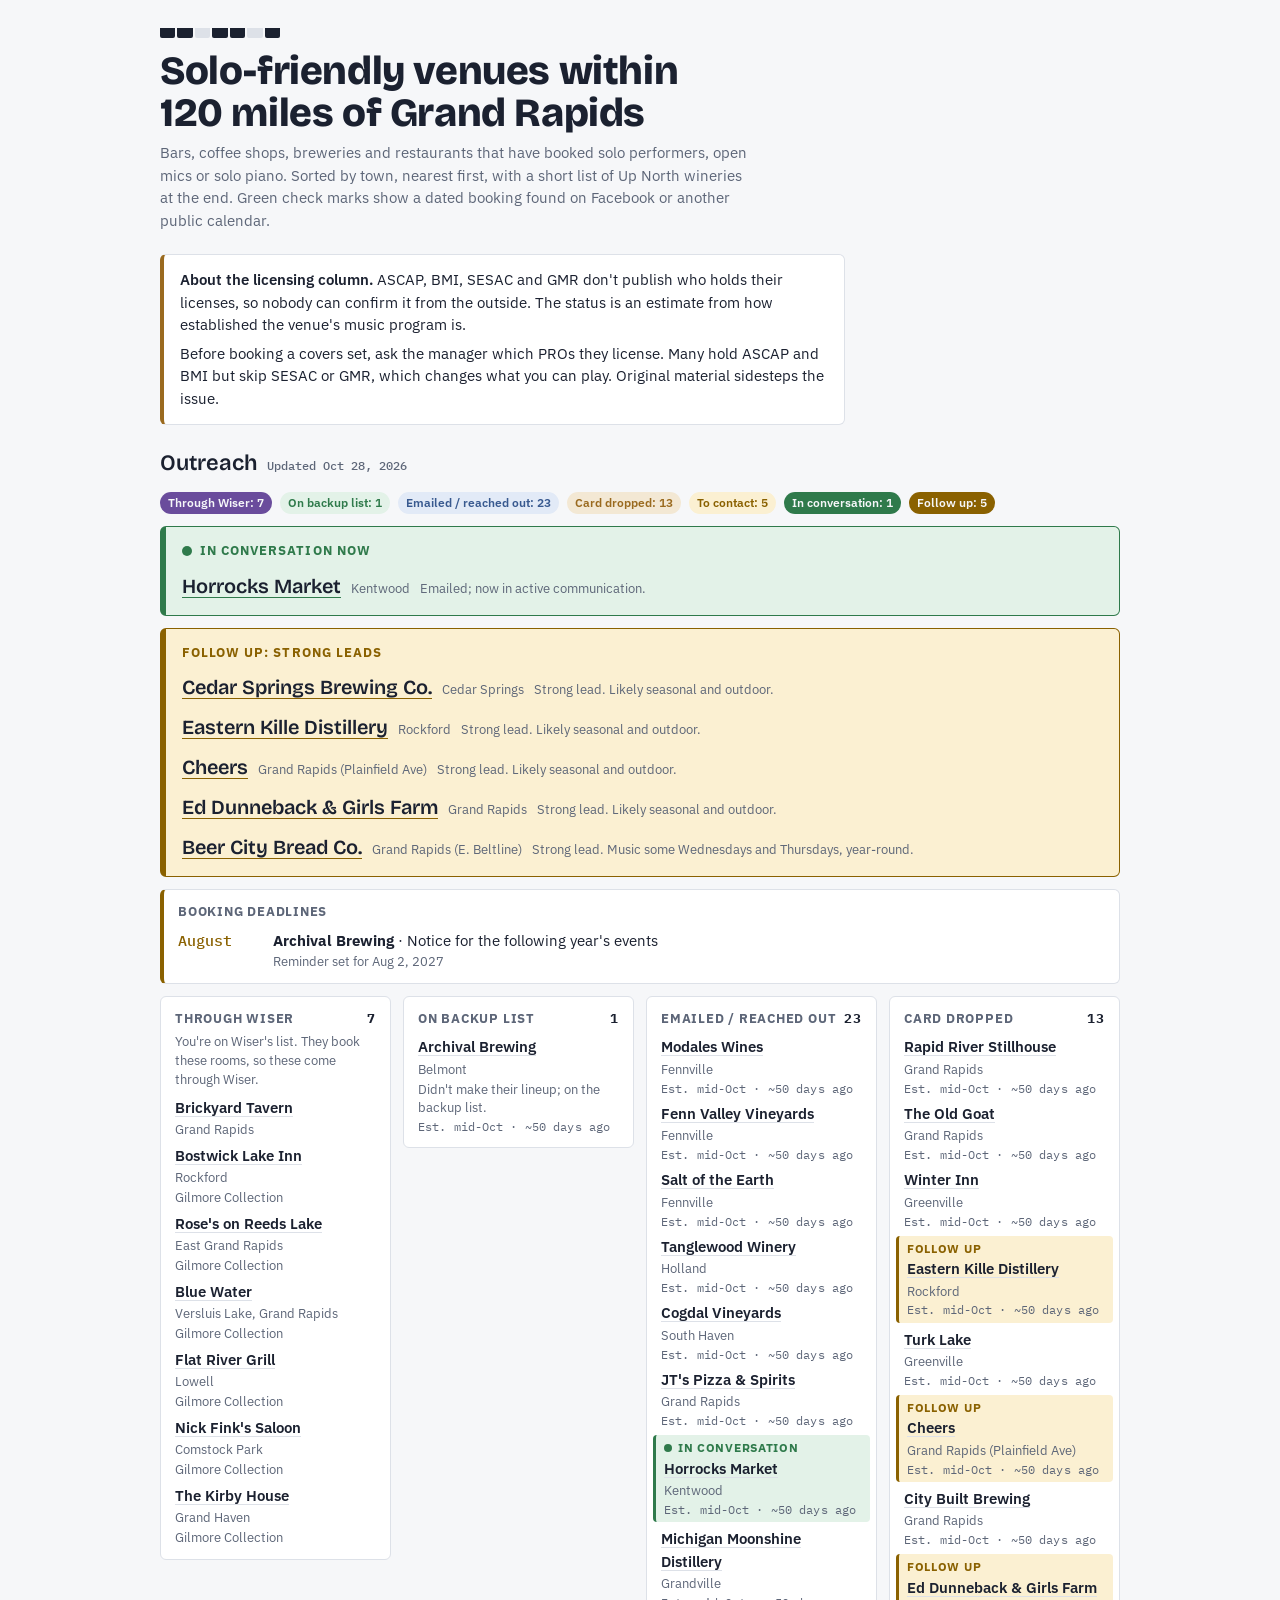
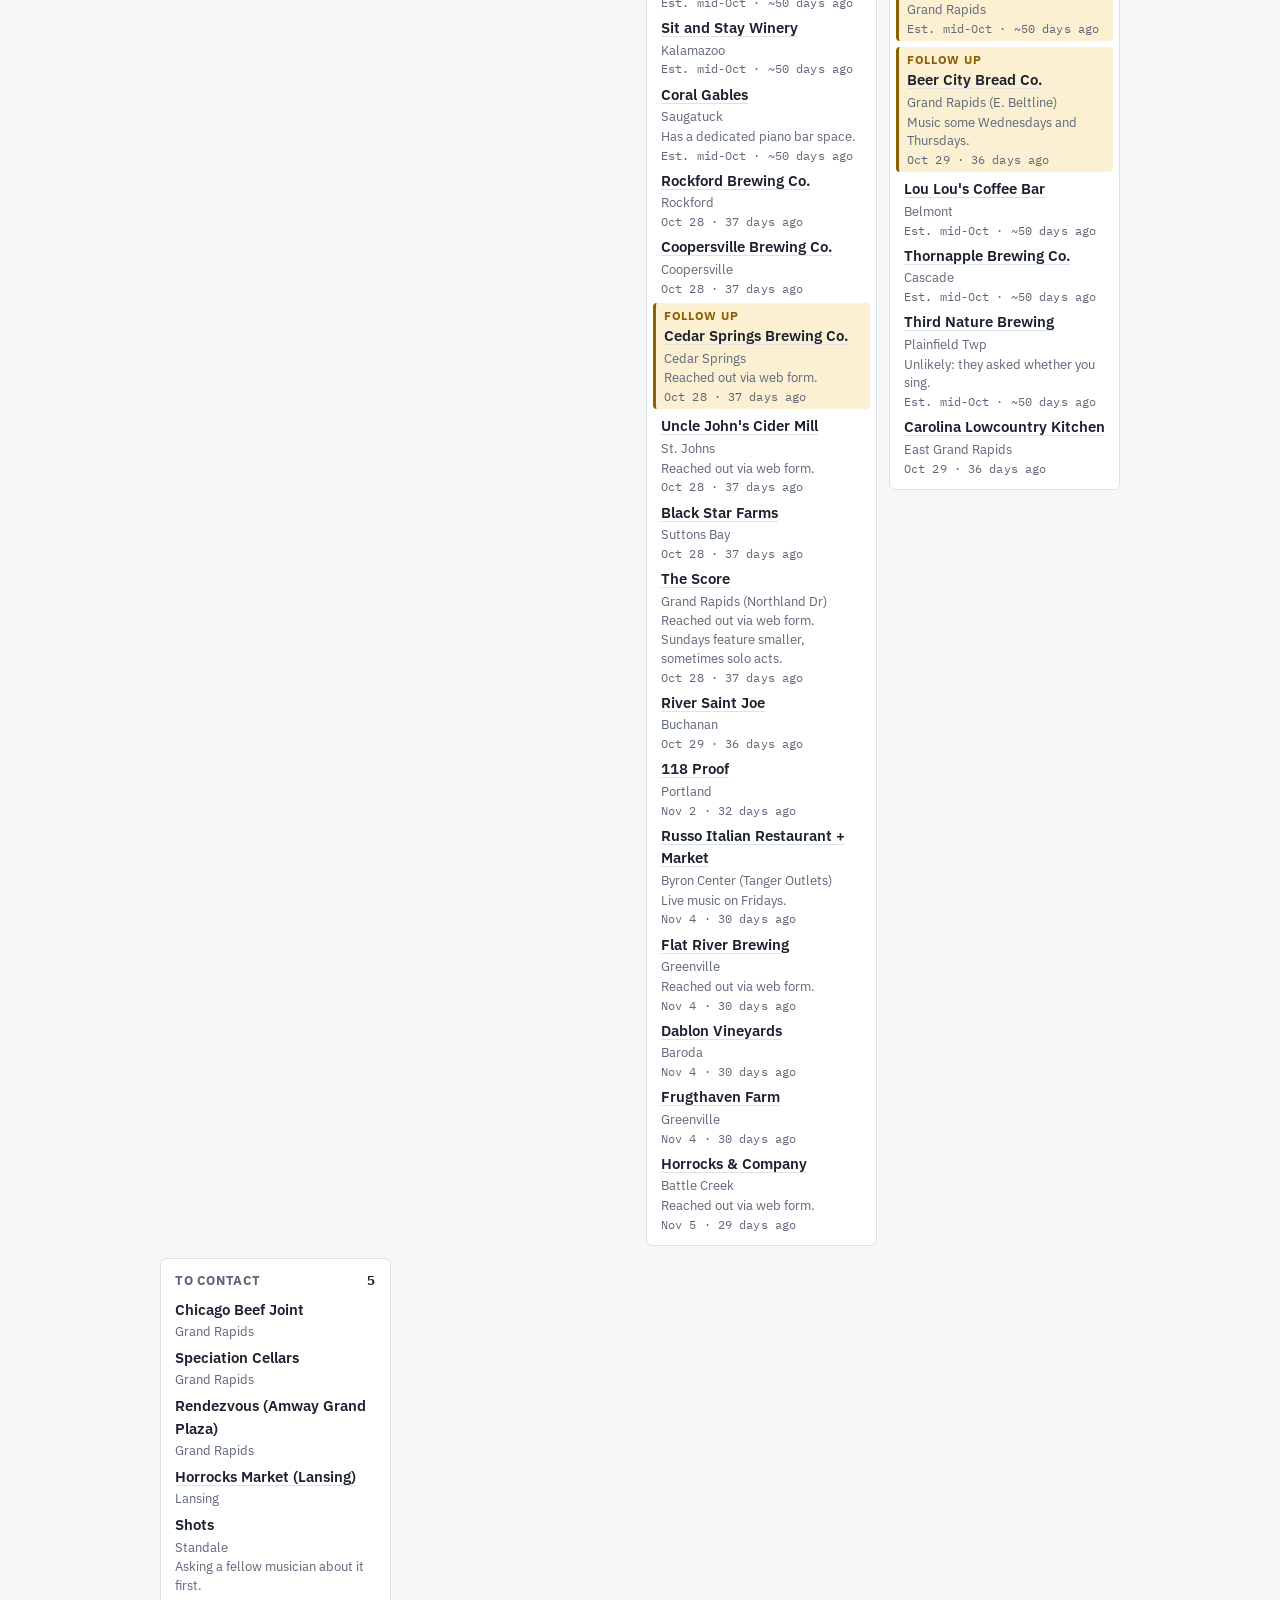
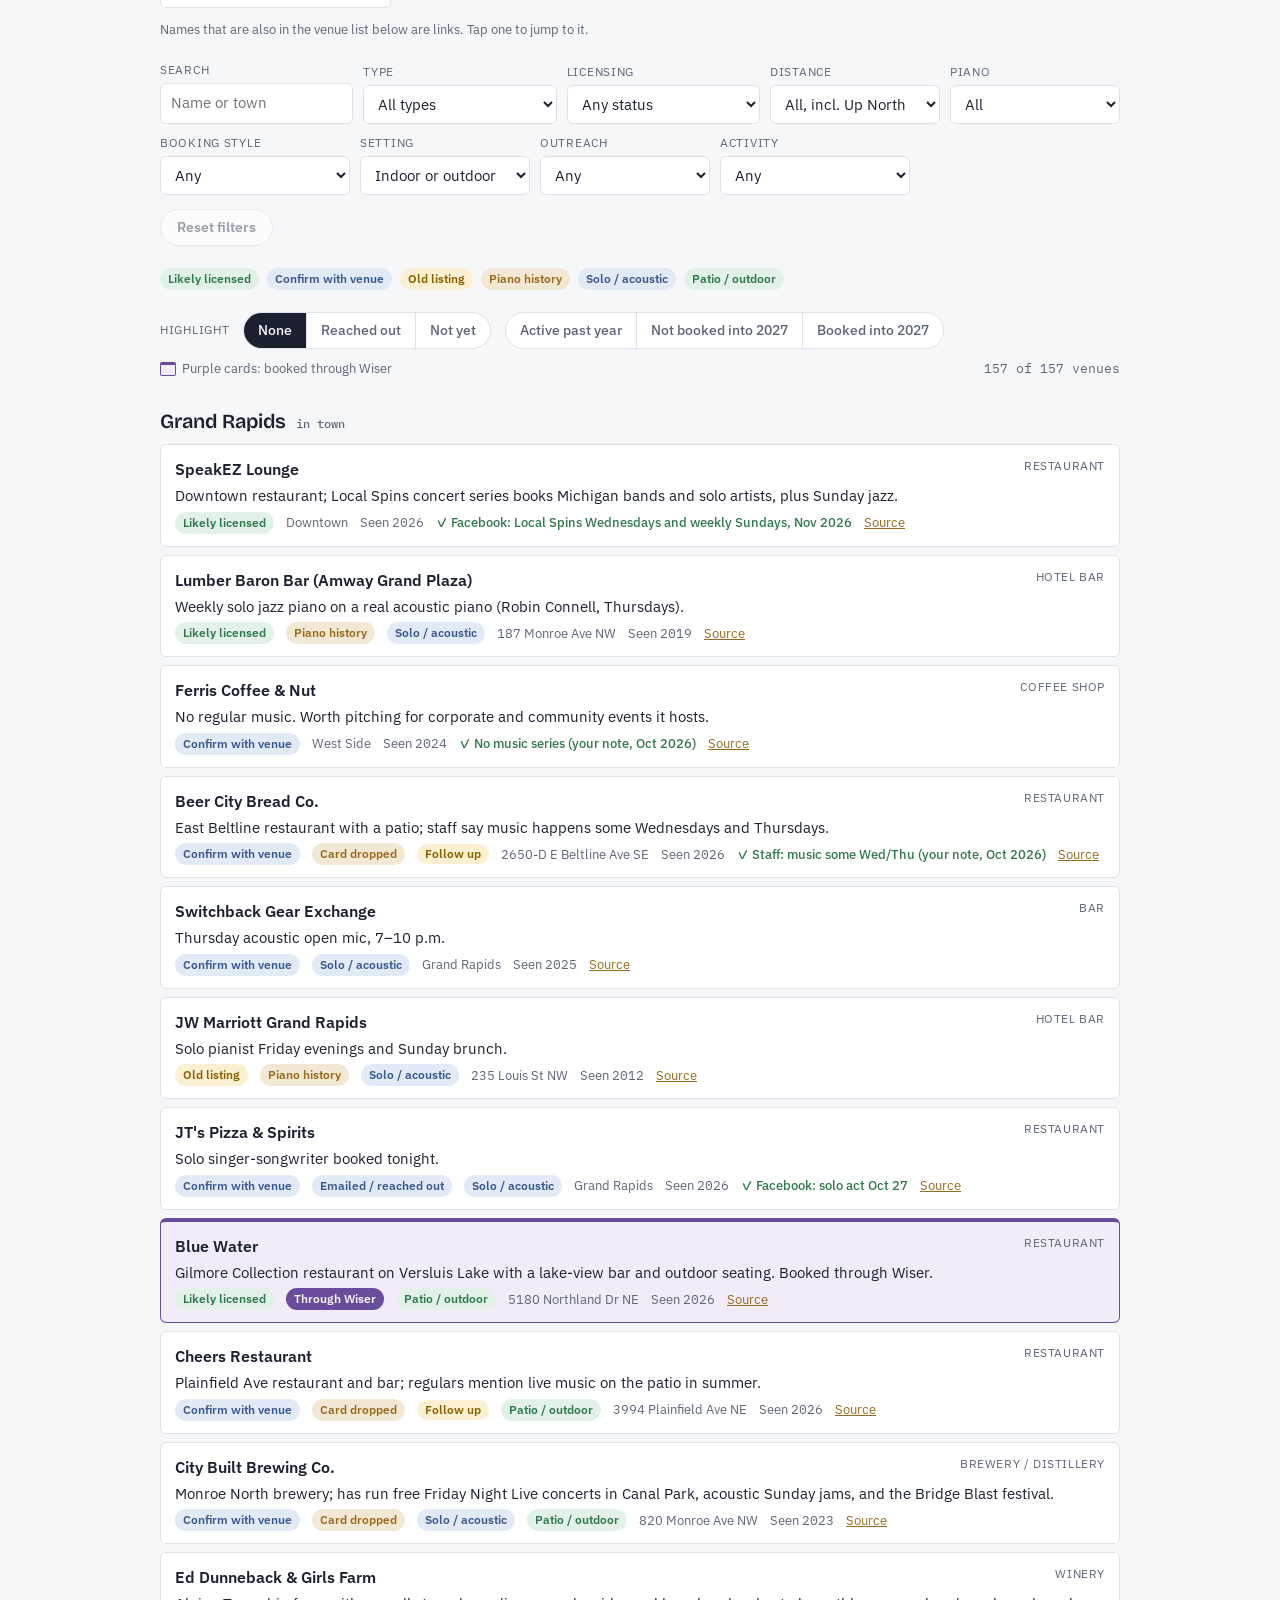
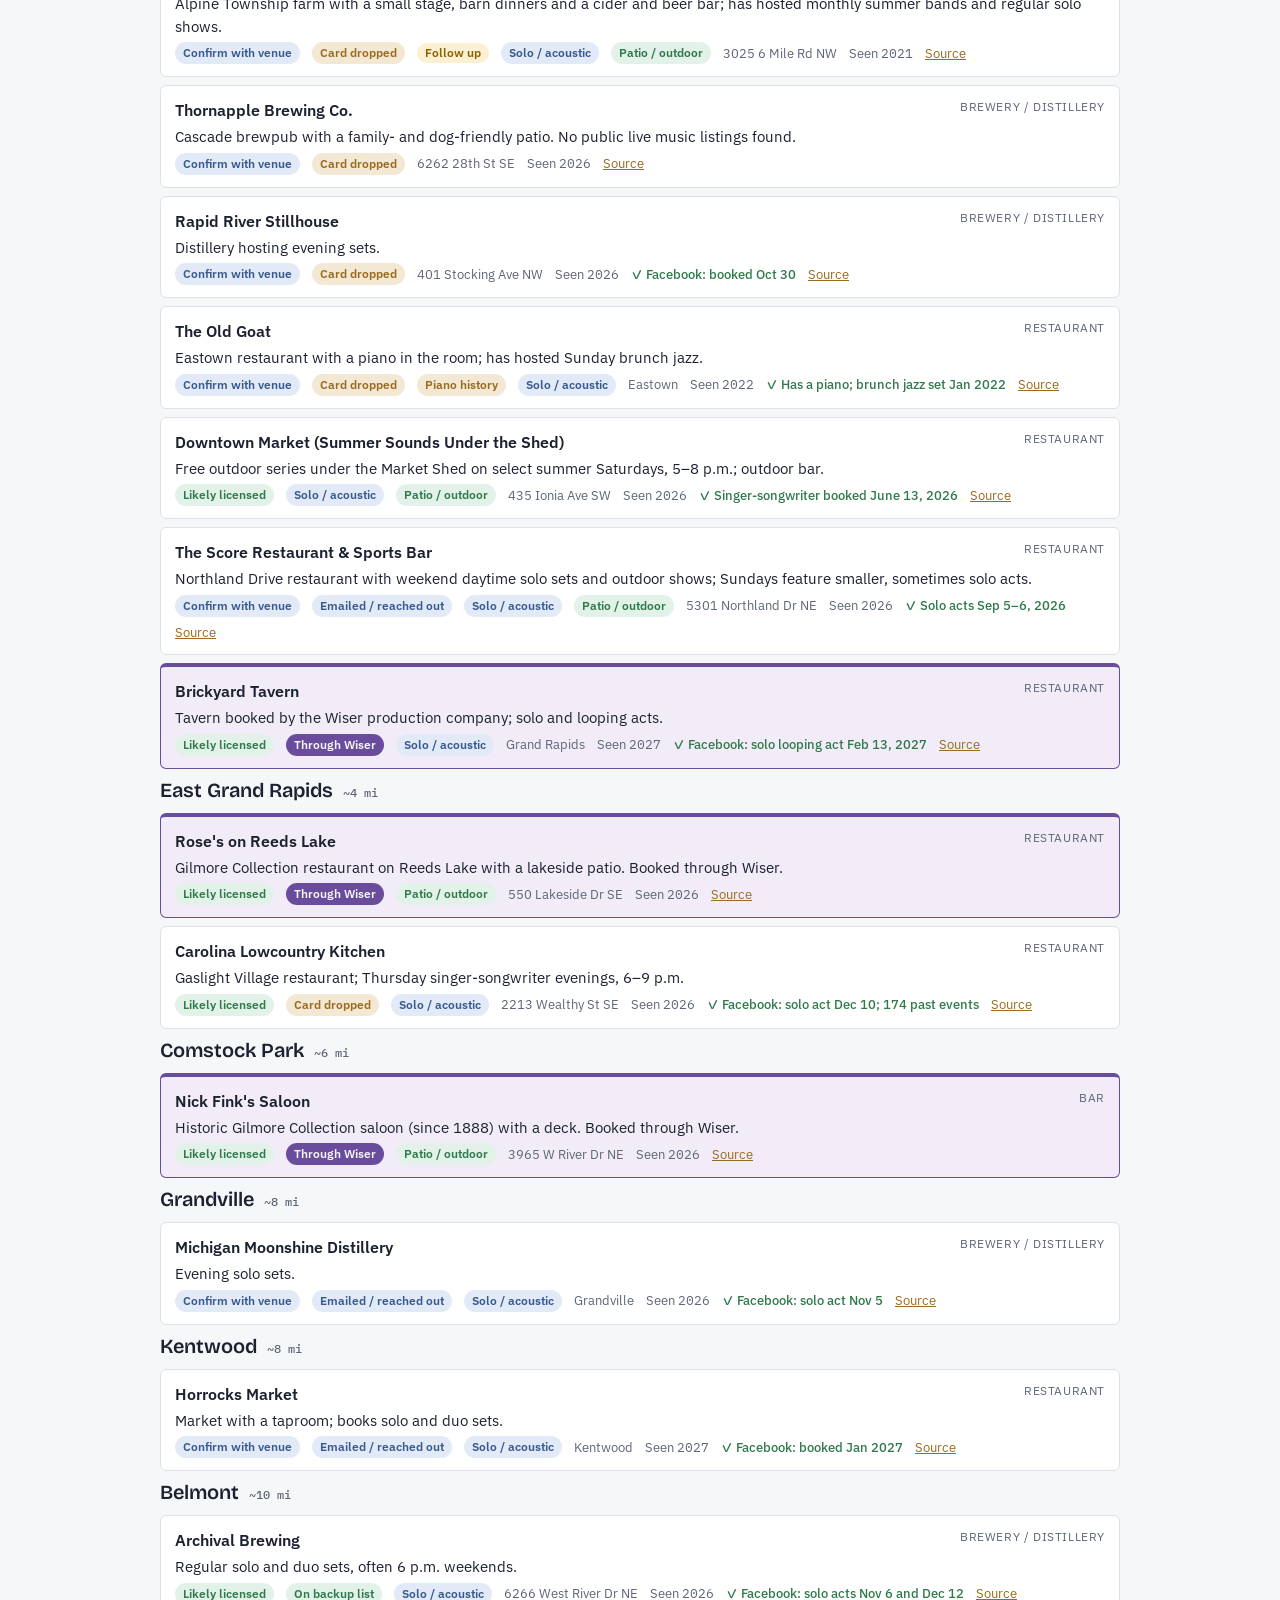
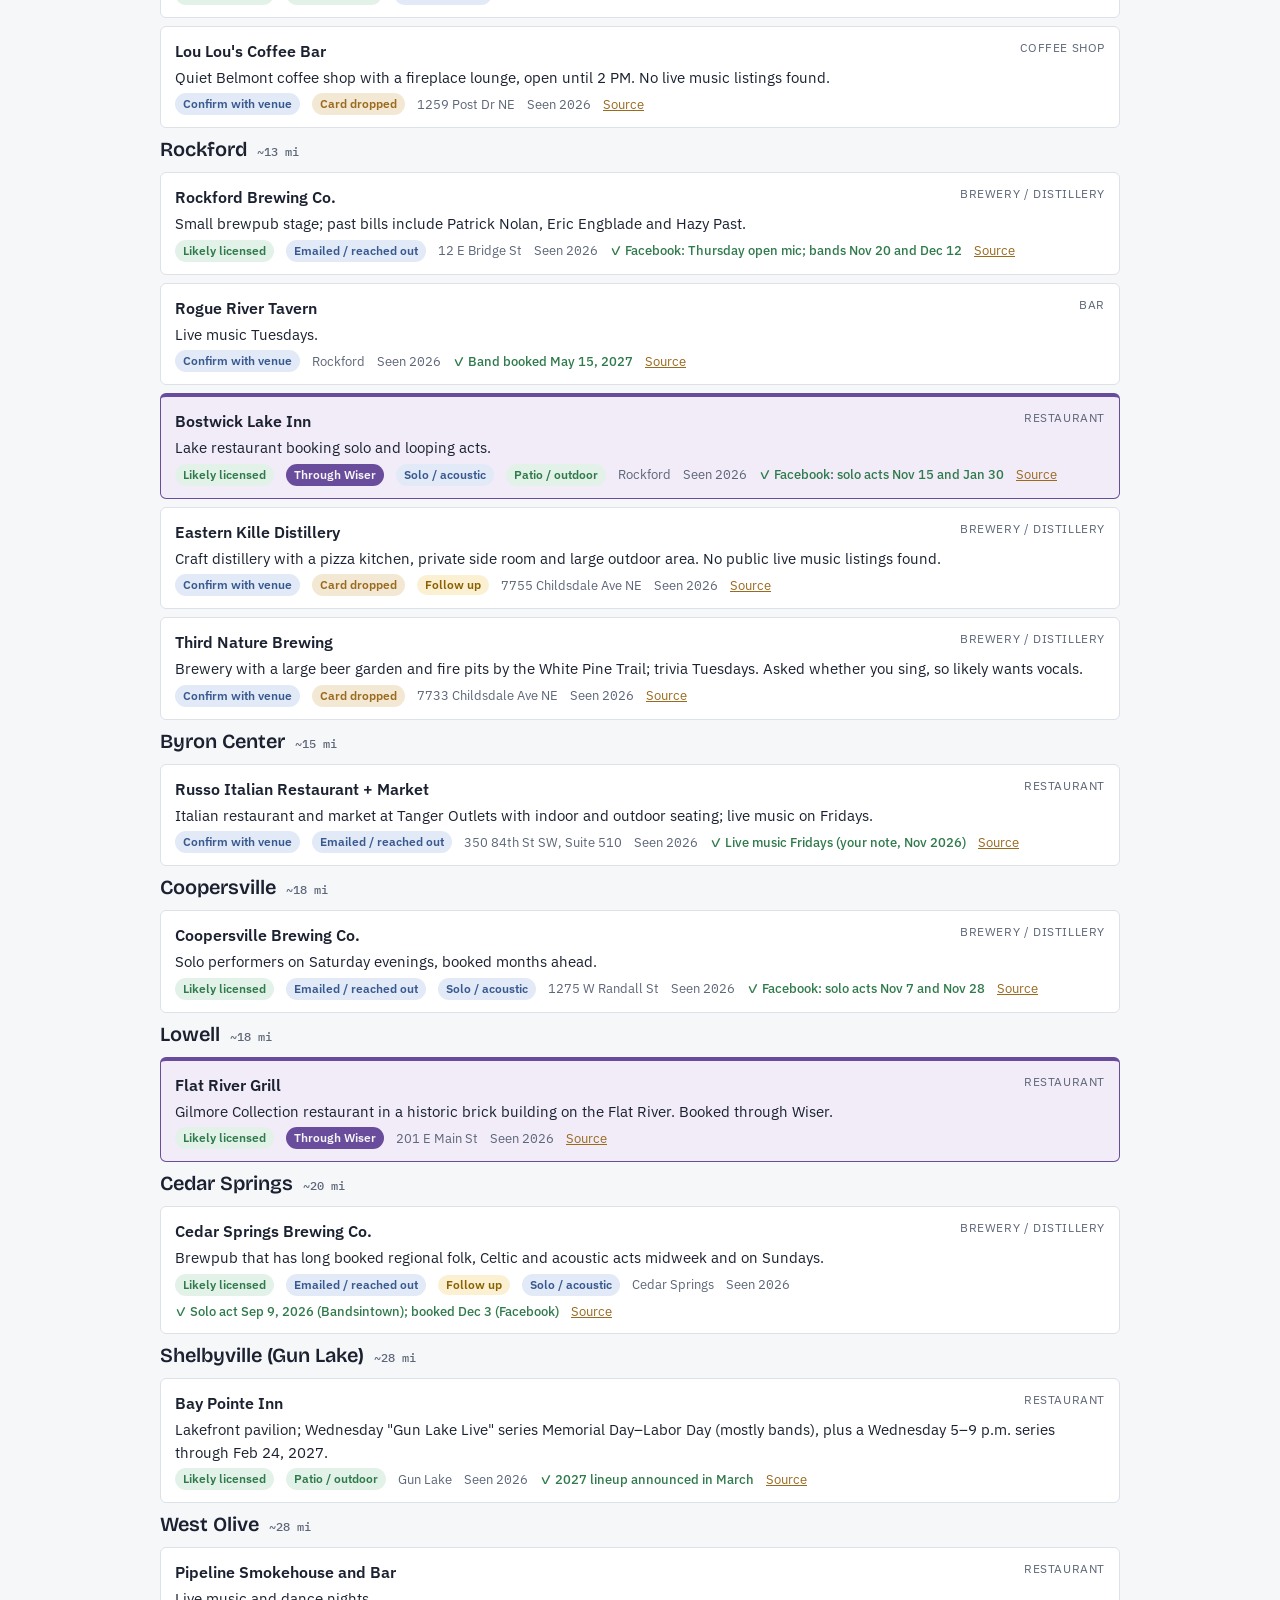
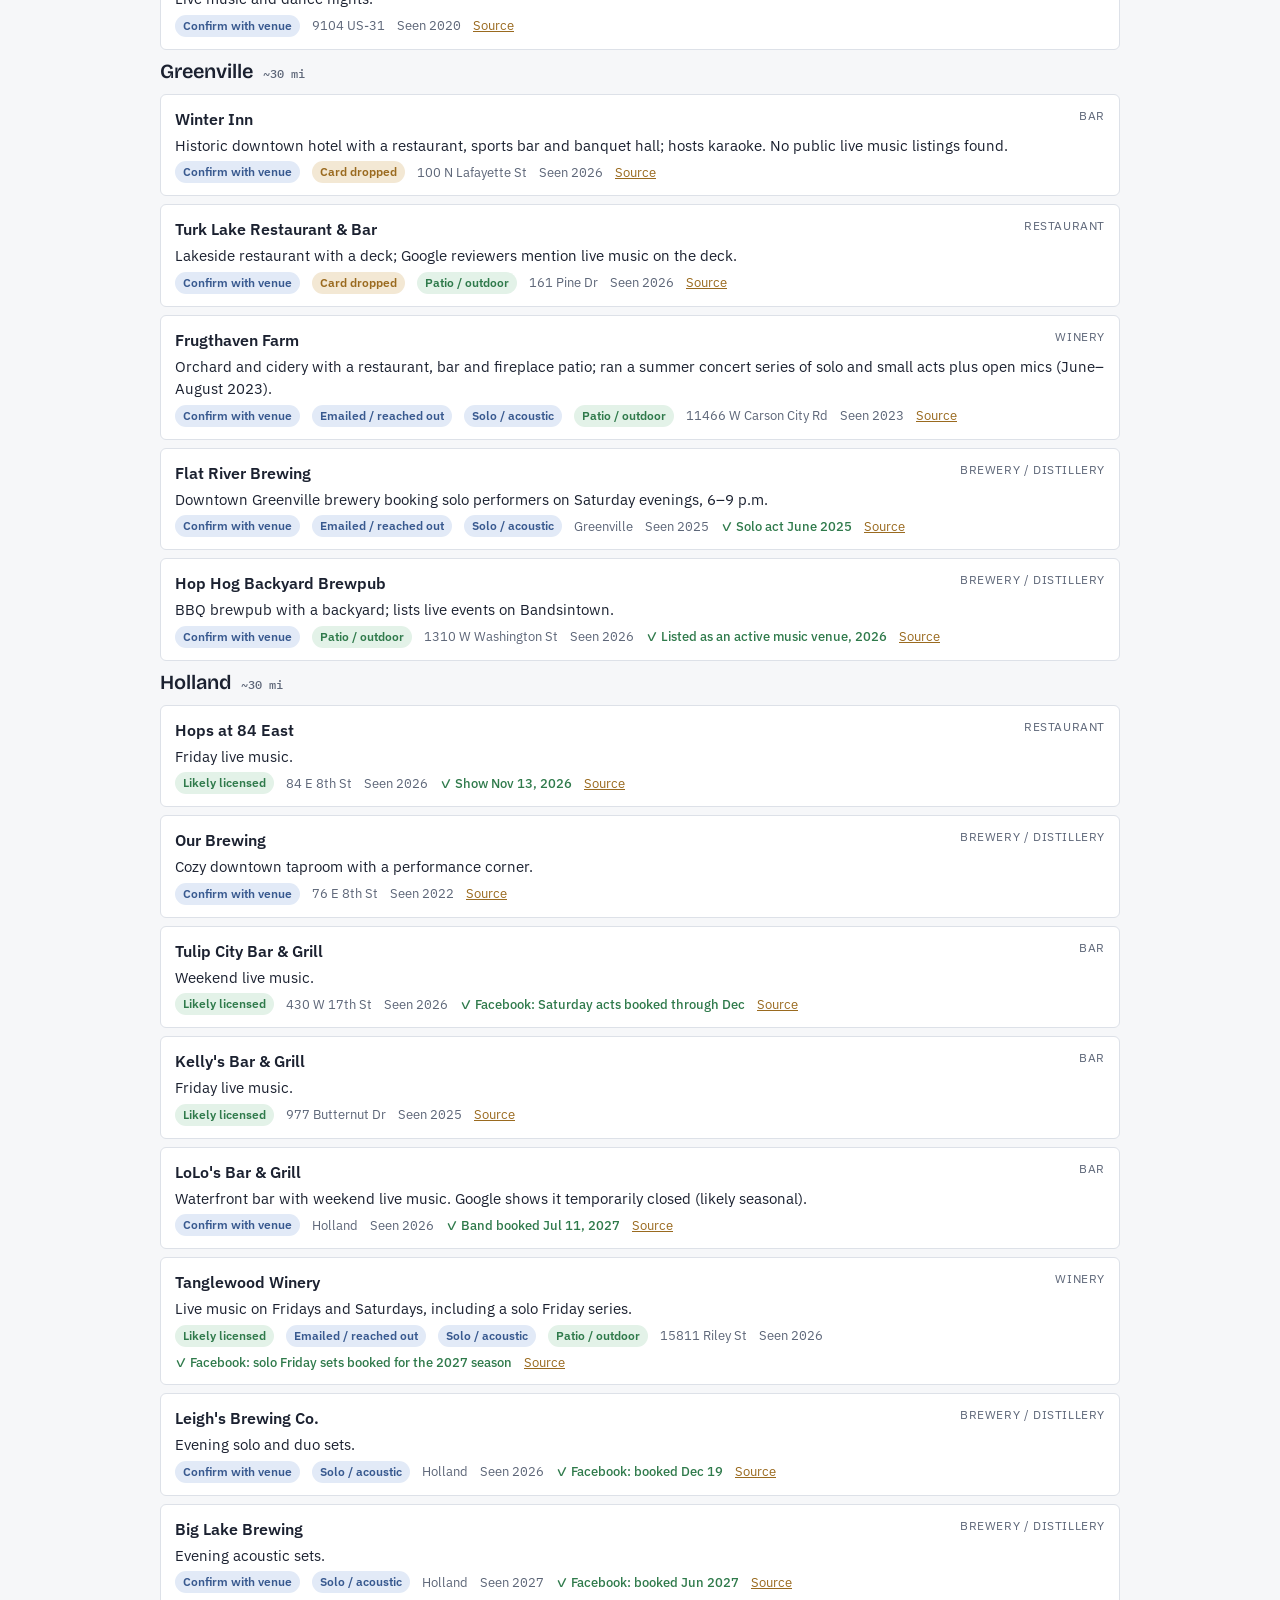
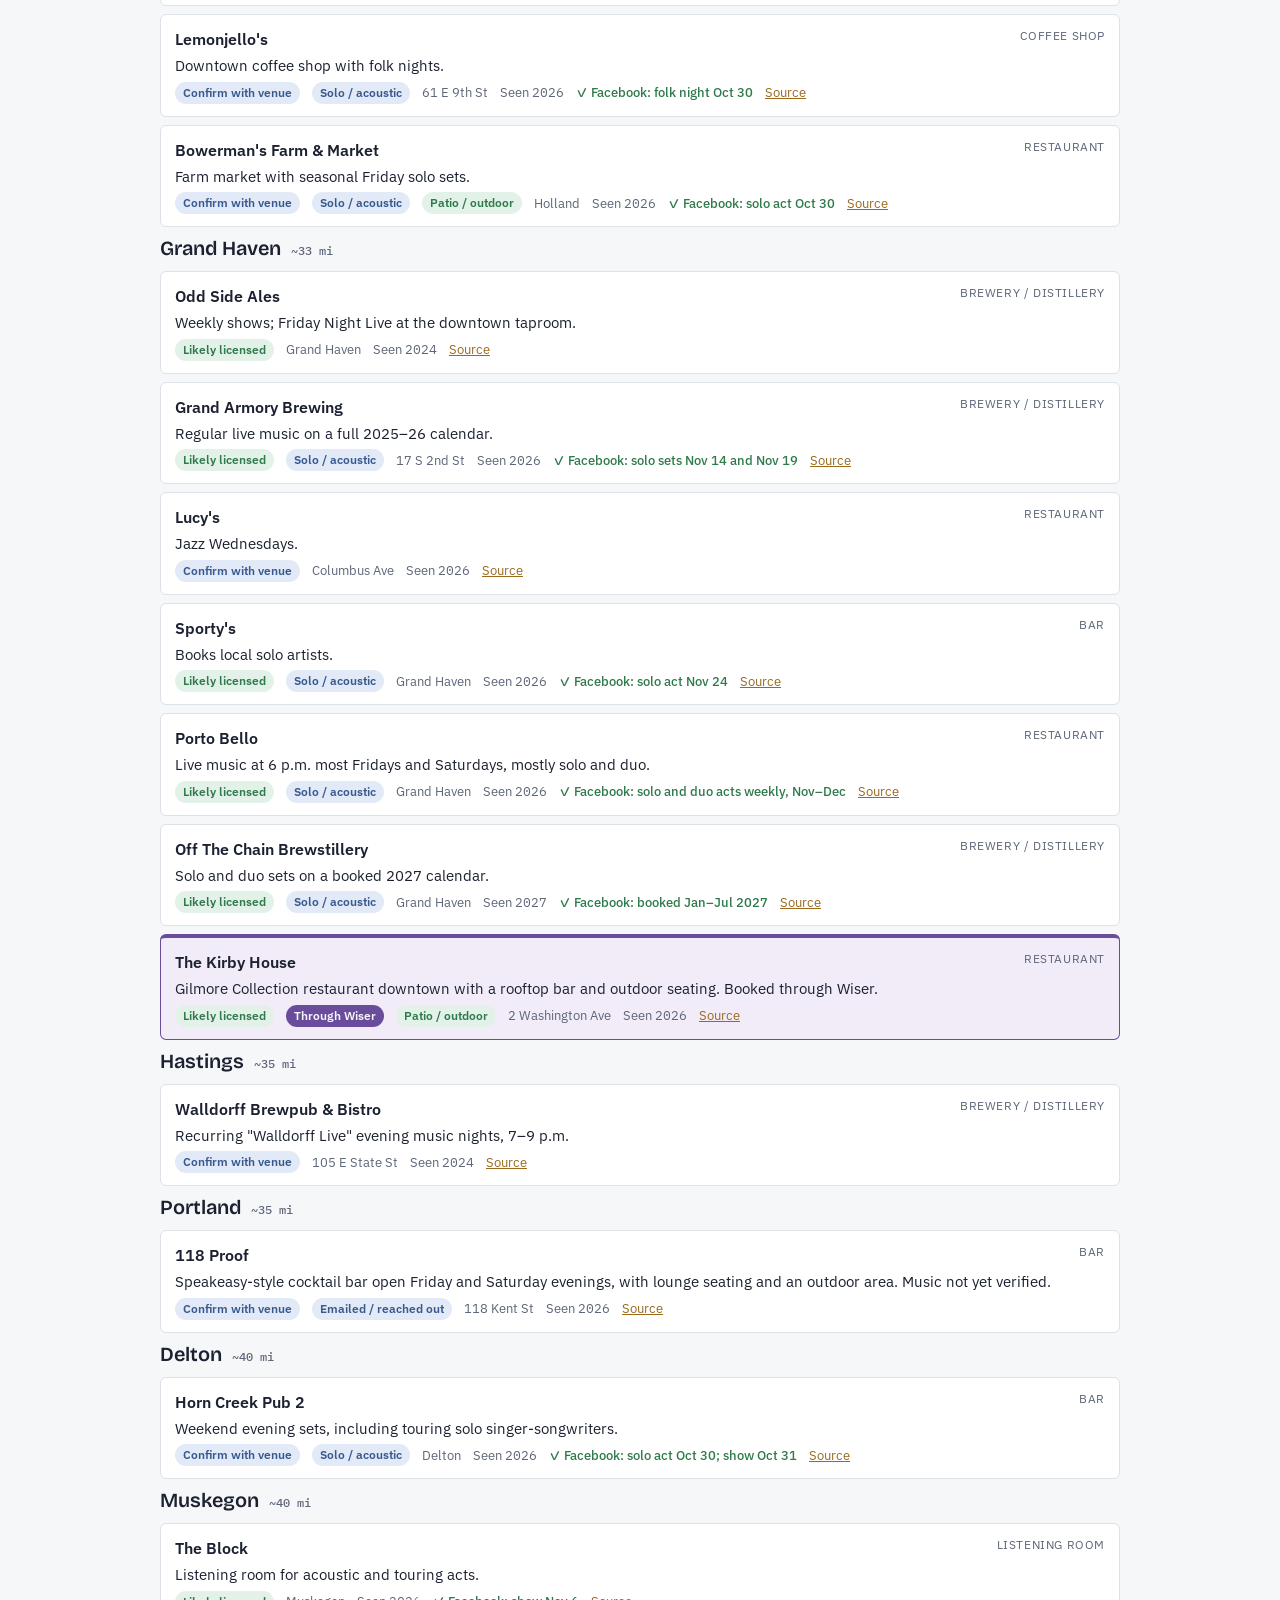
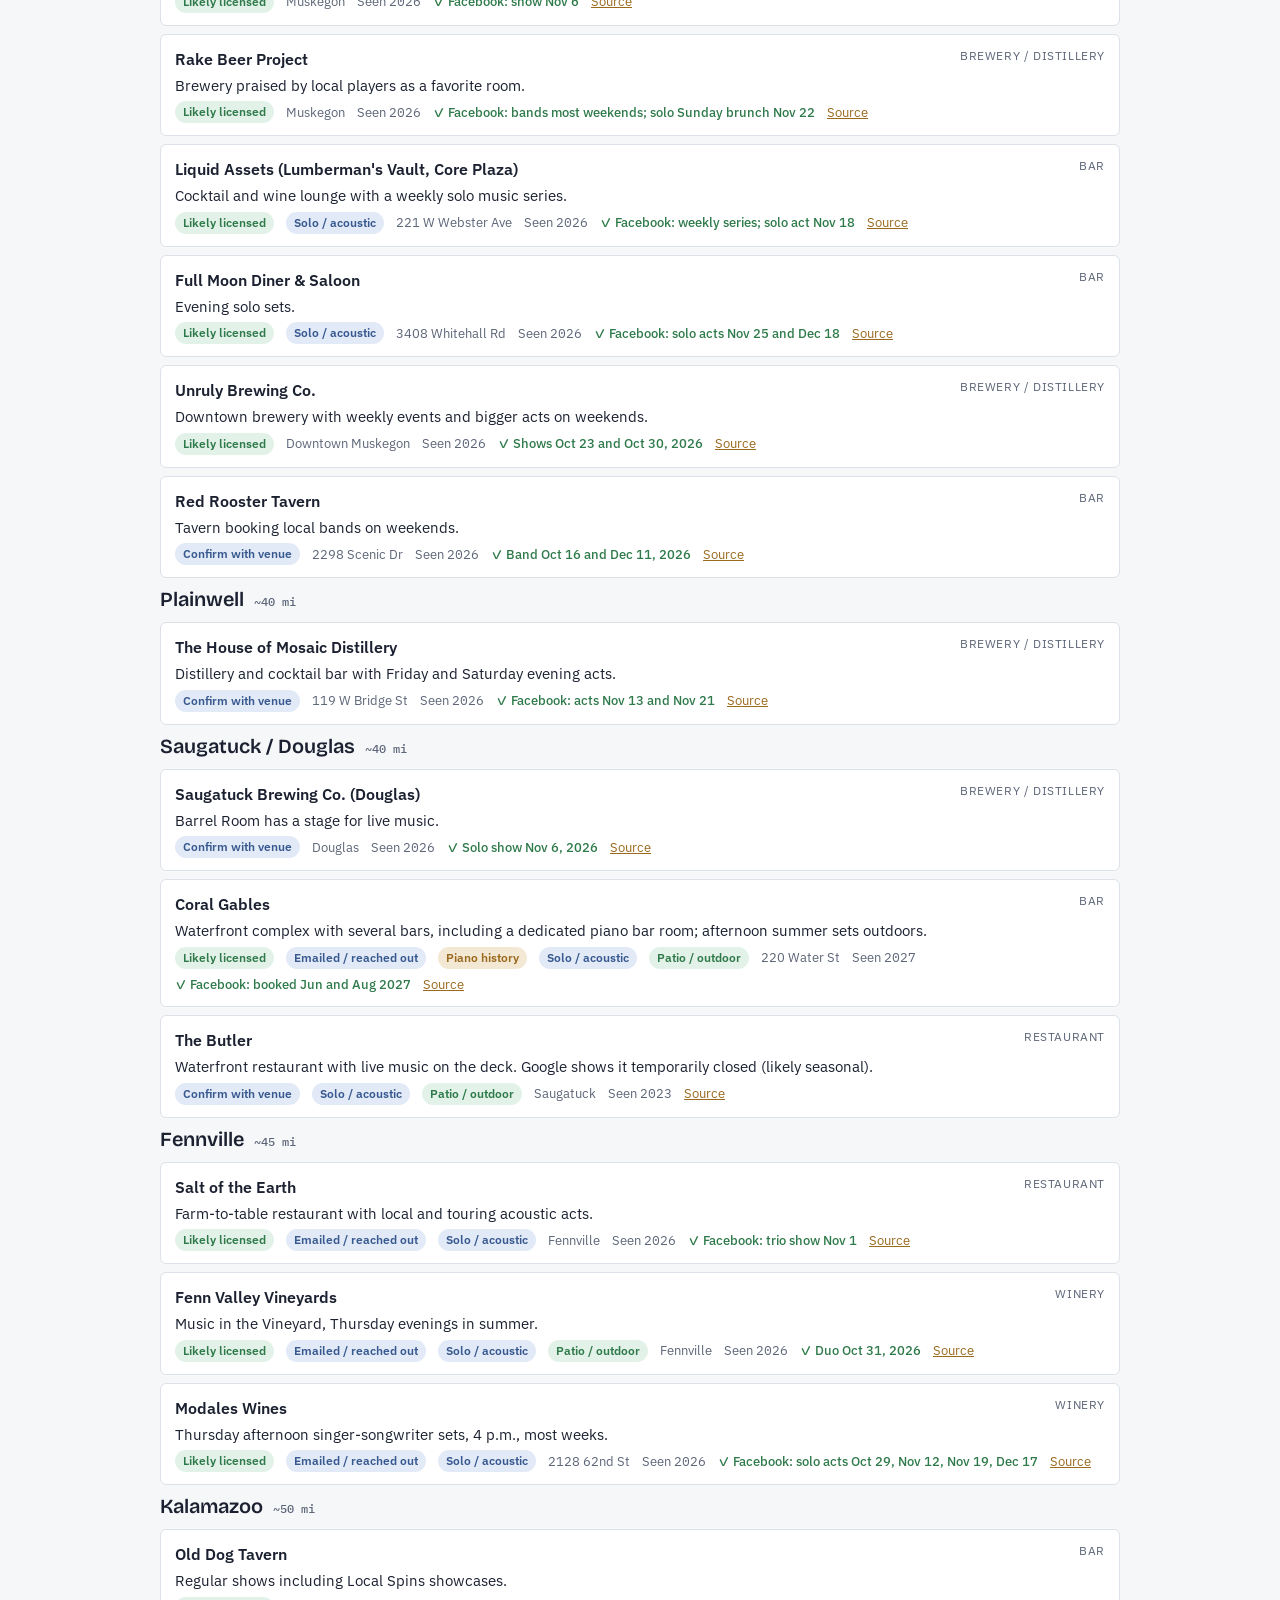
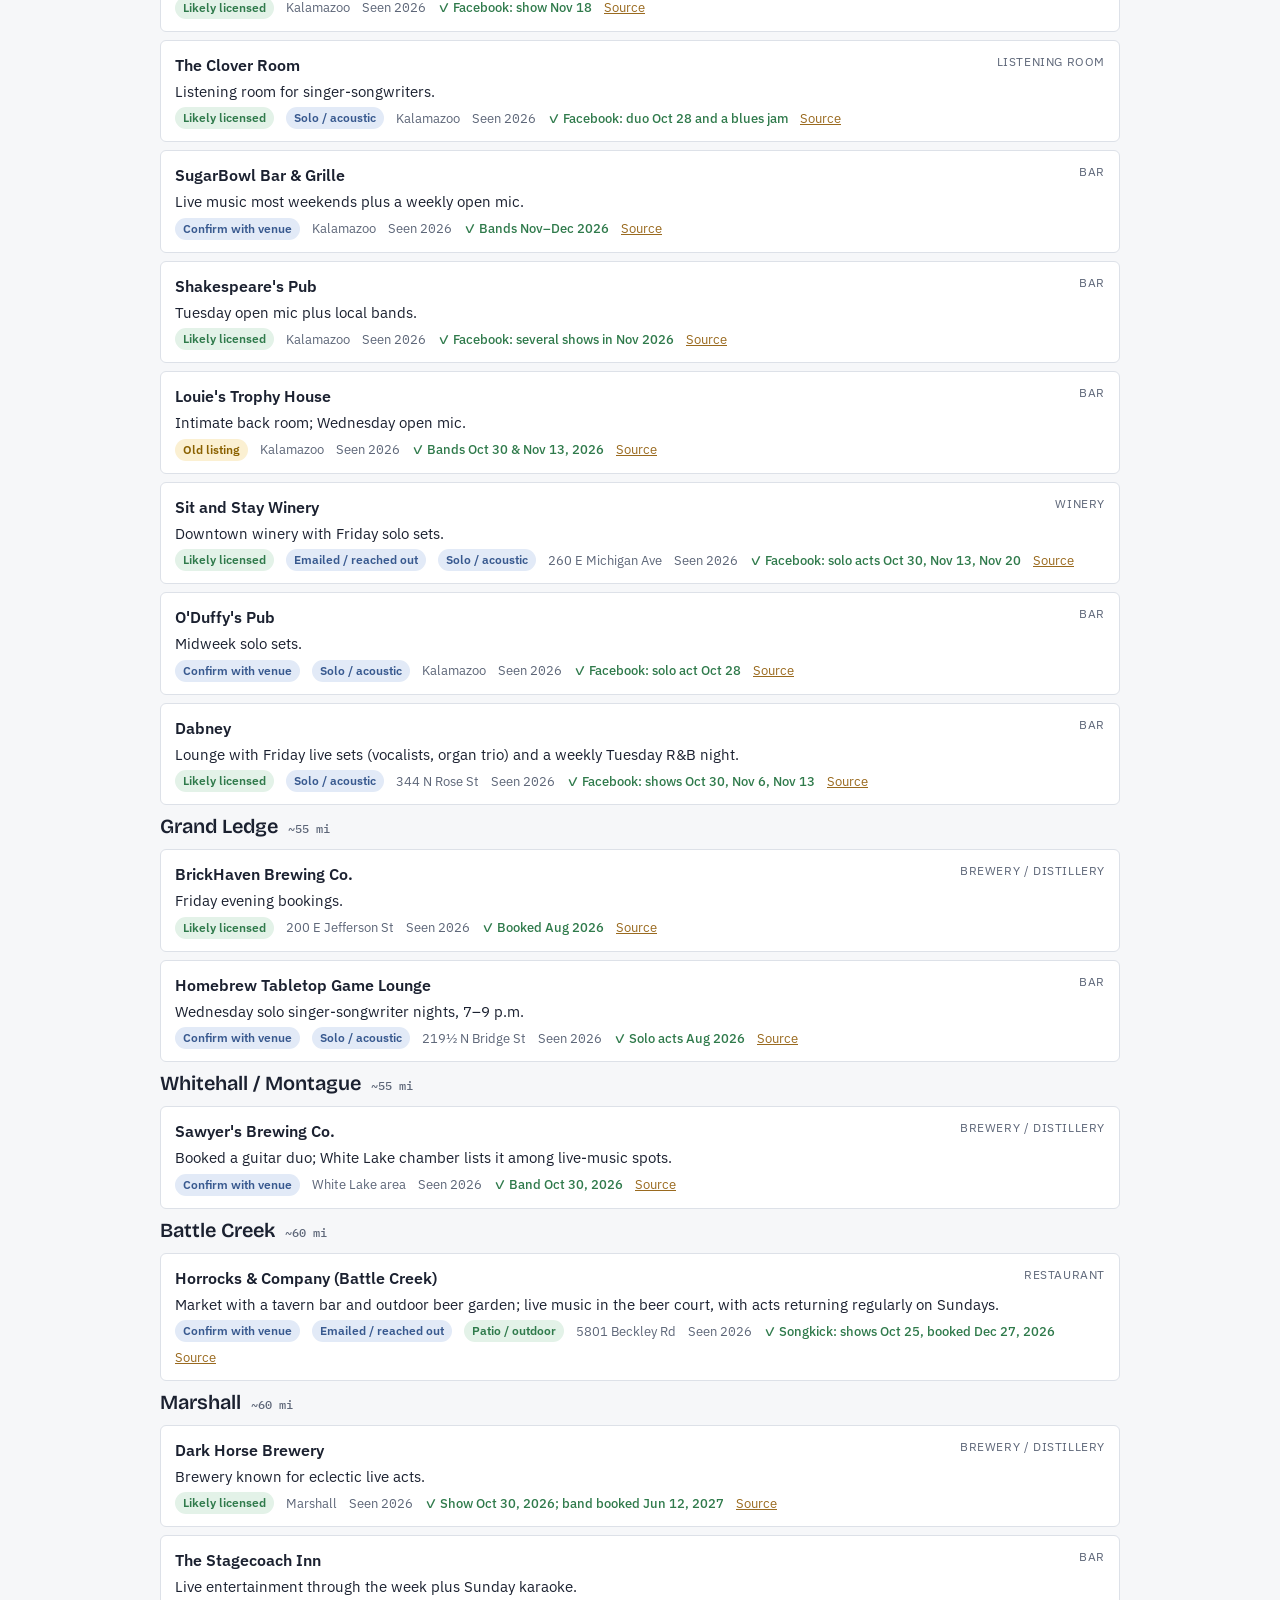
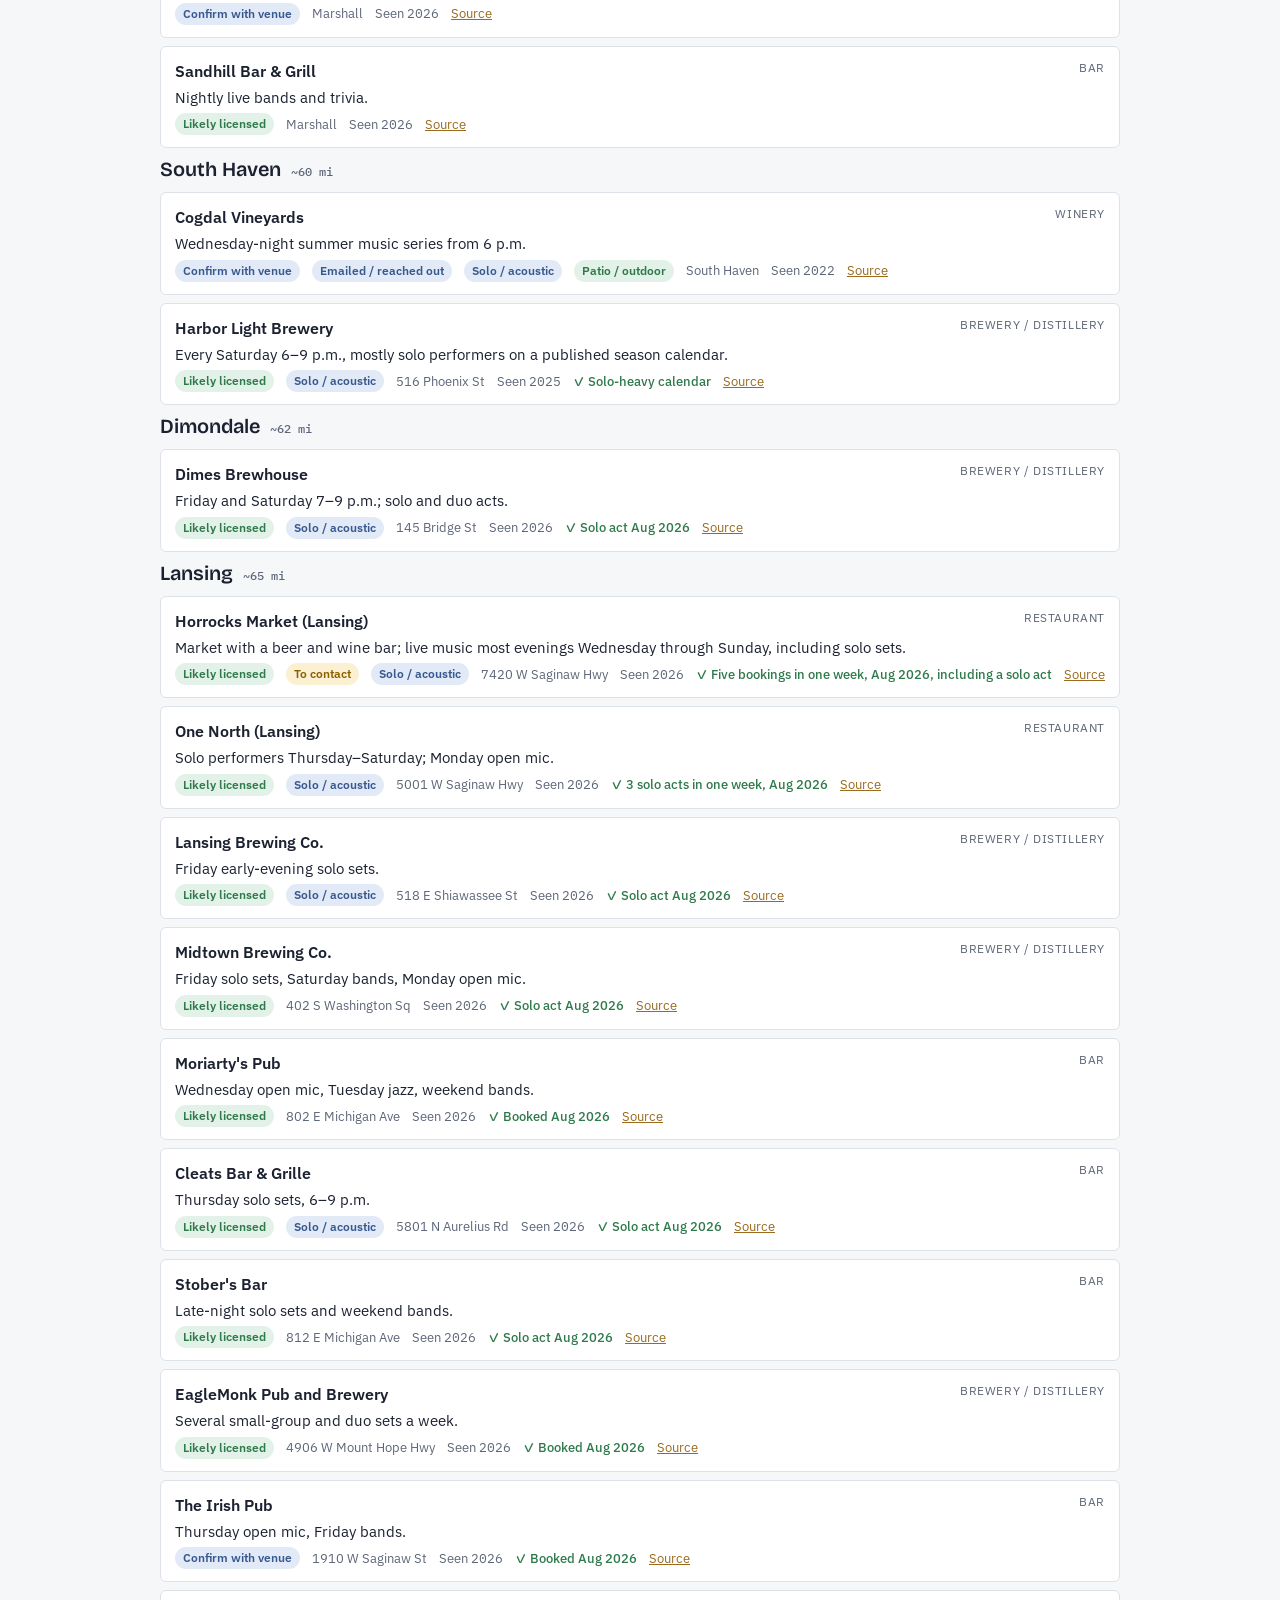
<file: gig-venues/index.html>
<!doctype html>
<html lang="en">
<head>
<meta charset="utf-8">
<meta name="viewport" content="width=device-width, initial-scale=1, viewport-fit=cover">
<meta name="robots" content="noindex, nofollow">
<link rel="icon" href="/favicon.svg" type="image/svg+xml">
<title>West Michigan Solo Gig Venues</title>
<link rel="preconnect" href="https://fonts.googleapis.com">
<link rel="stylesheet" href="https://fonts.googleapis.com/css2?family=Bricolage+Grotesque:opsz,wght@12..96,600;12..96,800&family=IBM+Plex+Sans:wght@400;500;600&family=IBM+Plex+Mono:wght@500&display=swap">
<style>
/* Layout: gig-sheet — header with filters, then a list of venue rows grouped by town, sorted by miles from GR */
:root{
  --bg:#f6f7f9; --surface:#ffffff; --fg:#1b2130; --muted:#5d6678; --line:#dde1e8;
  --accent:#9a6a1f; --accent-soft:#f3e8d4;
  --ok:#2f7a4b; --ok-bg:#e3f2e8; --warn:#8a6100; --warn-bg:#fbf0d2; --bad:#a3312b; --bad-bg:#f8e0de; --info:#38598f; --info-bg:#e2eaf7; --wiser:#6a4c9c; --wiser-bg:#f1ecf8;
  --display:"Bricolage Grotesque", "Arial Narrow", system-ui, sans-serif;
  --body:"IBM Plex Sans", system-ui, -apple-system, "Segoe UI", sans-serif;
  --mono:"IBM Plex Mono", ui-monospace, Menlo, monospace;
}
@media (prefers-color-scheme: dark){:root:not([data-theme="light"]){
  --bg:#12151c; --surface:#1a1f29; --fg:#e6e9ef; --muted:#9aa3b4; --line:#2b3240;
  --accent:#d8a453; --accent-soft:#3a2f1c;
  --ok:#7fcf9c; --ok-bg:#1d3326; --warn:#e6c066; --warn-bg:#3a3018; --bad:#f09a92; --bad-bg:#40221f; --info:#9db8e6; --info-bg:#1f2b40; --wiser:#bfa8e8; --wiser-bg:#2a2340;
  color-scheme:dark}}
:root[data-theme="dark"]{
  --bg:#12151c; --surface:#1a1f29; --fg:#e6e9ef; --muted:#9aa3b4; --line:#2b3240;
  --accent:#d8a453; --accent-soft:#3a2f1c;
  --ok:#7fcf9c; --ok-bg:#1d3326; --warn:#e6c066; --warn-bg:#3a3018; --bad:#f09a92; --bad-bg:#40221f; --info:#9db8e6; --info-bg:#1f2b40; --wiser:#bfa8e8; --wiser-bg:#2a2340;
  color-scheme:dark}
body{background:var(--bg);color:var(--fg);font-family:var(--body);font-size:15px;line-height:1.5}
.wrap{max-width:960px;margin:0 auto;padding-block:28px 48px;padding-left:max(16px,env(safe-area-inset-left,0px));padding-right:max(16px,env(safe-area-inset-right,0px));display:grid;gap:22px}
h1{font-family:var(--display);font-weight:800;font-size:clamp(28px,5vw,40px);line-height:1.05;margin:0;letter-spacing:-.01em;text-wrap:balance}
.keys{display:flex;gap:2px;height:10px;width:120px;margin-bottom:12px}
.keys span{flex:1;background:var(--fg);border-radius:0 0 2px 2px}
.keys span:nth-child(3n){background:var(--line)}
.lede{color:var(--muted);max-width:66ch;margin:8px 0 0}
.note{background:var(--surface);border:1px solid var(--line);border-left:4px solid var(--accent);padding:14px 16px;border-radius:6px;max-width:72ch}
.note b{font-weight:600}
.note p{margin:0 0 6px}.note p:last-child{margin:0}
.filters{display:flex;flex-wrap:wrap;gap:10px;align-items:end}
.filters label{display:grid;gap:4px;font-size:12px;text-transform:uppercase;letter-spacing:.06em;color:var(--muted);min-width:0;flex:1 1 150px}
select,input{font:inherit;font-size:15px;text-transform:none;letter-spacing:0;color:var(--fg);background:var(--surface);border:1px solid var(--line);border-radius:6px;padding:8px 10px;width:100%}
select:focus-visible,input:focus-visible{outline:2px solid var(--accent);outline-offset:1px}
.count{font-family:var(--mono);font-size:13px;color:var(--muted)}
.legend{display:flex;flex-wrap:wrap;gap:8px}
.town{display:grid;gap:8px}
.town h2{font-family:var(--display);font-weight:600;font-size:20px;margin:6px 0 0;display:flex;gap:10px;align-items:baseline}
.town h2 small{font-family:var(--mono);font-size:12px;font-weight:500;color:var(--muted)}
.v{background:var(--surface);border:1px solid var(--line);border-radius:6px;padding:12px 14px;display:grid;grid-template-columns:1fr auto;gap:4px 14px}
.v .name{font-weight:600;font-size:16px;min-width:0}
.v .type{font-size:12px;color:var(--muted);text-transform:uppercase;letter-spacing:.05em}
.v .what{grid-column:1/-1;min-width:0;color:var(--fg)}
.v .meta{grid-column:1/-1;display:flex;flex-wrap:wrap;gap:6px 12px;align-items:center;font-size:13px;color:var(--muted)}
.v .meta a{color:var(--accent)}
.pill{display:inline-block;font-size:12px;font-weight:600;padding:2px 8px;border-radius:999px;white-space:nowrap}
.p-likely{background:var(--ok-bg);color:var(--ok)}
.p-confirm{background:var(--info-bg);color:var(--info)}
.p-dated{background:var(--warn-bg);color:var(--warn)}
.p-sued{background:var(--bad-bg);color:var(--bad)}
.piano{font-size:12px;font-weight:600;color:var(--accent);background:var(--accent-soft);padding:2px 8px;border-radius:999px}
.year{font-family:var(--mono)}
.outreach{display:grid;gap:12px}
.outreach h2{font-family:var(--display);font-weight:600;font-size:22px;margin:0;display:flex;gap:10px;align-items:baseline;flex-wrap:wrap}
.outreach h2 small{font-family:var(--mono);font-size:12px;font-weight:500;color:var(--muted)}
.o-sum{display:flex;flex-wrap:wrap;gap:8px}
.o-grid{display:grid;grid-template-columns:repeat(auto-fit,minmax(min(100%,220px),1fr));gap:12px;align-items:start}
.o-col{background:var(--surface);border:1px solid var(--line);border-radius:6px;padding:12px 14px;display:grid;gap:8px;min-width:0}
.o-col h3{margin:0;font-size:13px;text-transform:uppercase;letter-spacing:.06em;color:var(--muted);display:flex;justify-content:space-between;gap:8px}
.o-col h3 span{font-family:var(--mono);color:var(--fg)}
.o-col ul{list-style:none;margin:0;padding:0;display:grid;gap:6px}
.o-col li{display:grid;gap:1px;min-width:0}
.o-col li b{font-weight:600}
.o-col li small{color:var(--muted);font-size:12.5px}
.o-col li small.ago{font-family:var(--mono,ui-monospace,monospace);font-size:11.5px;letter-spacing:.01em}
.o-col li a{color:inherit;text-decoration:underline;text-decoration-color:var(--line);text-underline-offset:3px;cursor:pointer}
.o-col li a:hover{text-decoration-color:var(--accent)}
.dl-box{background:var(--surface);border:1px solid var(--line);border-left:4px solid var(--warn);border-radius:6px;padding:12px 14px;display:grid;gap:8px}
.dl-box h3{margin:0;font-size:13px;text-transform:uppercase;letter-spacing:.06em;color:var(--muted)}
.dl-row{display:grid;grid-template-columns:5.5em 1fr;gap:4px 12px;align-items:baseline}
.dl-row .mo{font-family:var(--mono);font-weight:500;color:var(--warn)}
.dl-row small{display:block;color:var(--muted);font-size:12.5px}
.talk-box{background:var(--ok-bg);border:1px solid var(--ok);border-left:6px solid var(--ok);border-radius:6px;padding:14px 16px;display:grid;gap:10px}
.talk-box h3{margin:0;font-size:13px;text-transform:uppercase;letter-spacing:.08em;color:var(--ok);display:flex;align-items:center;gap:8px}
.talk-row{display:flex;flex-wrap:wrap;align-items:baseline;gap:4px 10px}
.talk-row b{font-family:var(--display);font-size:20px;font-weight:600;color:var(--fg)}
.talk-row a{color:inherit;cursor:pointer;text-decoration:underline;text-decoration-color:var(--ok);text-underline-offset:4px}
.talk-row small{color:var(--muted);font-size:13px}
.dot{width:10px;height:10px;border-radius:50%;background:var(--ok);flex:none;box-shadow:0 0 0 0 var(--ok);animation:pulse 1.8s ease-out infinite}
@keyframes pulse{0%{box-shadow:0 0 0 0 color-mix(in srgb,var(--ok) 60%,transparent)}100%{box-shadow:0 0 0 10px transparent}}
@media (prefers-reduced-motion:reduce){.dot{animation:none}}
.o-col li.talk{background:var(--ok-bg);border-left:3px solid var(--ok);border-radius:4px;padding:4px 8px;margin:0 -8px}
.talk-tag{display:inline-flex;align-items:center;gap:6px;font-size:11.5px;font-weight:700;text-transform:uppercase;letter-spacing:.06em;color:var(--ok)}
.talk-tag .dot{width:8px;height:8px}
.op-talk{background:var(--ok);color:var(--bg);font-weight:700}
.fu-box{background:var(--warn-bg);border:1px solid var(--warn);border-left:6px solid var(--warn);border-radius:6px;padding:14px 16px;display:grid;gap:10px}
.fu-box h3{margin:0;font-size:13px;text-transform:uppercase;letter-spacing:.08em;color:var(--warn)}
.fu-box .talk-row a{text-decoration-color:var(--warn)}
.fu-tag{display:inline-block;font-size:11.5px;font-weight:700;text-transform:uppercase;letter-spacing:.06em;color:var(--warn)}
.o-col li.fu{background:var(--warn-bg);border-left:3px solid var(--warn);border-radius:4px;padding:4px 8px;margin:0 -8px}
.op-fu{background:var(--warn);color:var(--bg);font-weight:700}
.fu-chip{display:inline-block;font-size:12px;font-weight:600;padding:1px 8px;border-radius:999px;background:var(--warn-bg);color:var(--warn)}
.reset-row{display:flex;align-items:center;gap:10px;flex-wrap:wrap;margin-top:-8px}
.reset{font:inherit;font-size:14px;font-weight:600;color:var(--fg);background:var(--surface);border:1px solid var(--line);border-radius:999px;padding:7px 16px;cursor:pointer}
.reset:hover:not(:disabled){border-color:var(--fg)}
.reset:focus-visible{outline:2px solid var(--accent);outline-offset:2px}
.reset:disabled{color:var(--muted);cursor:default;opacity:.6}
.reset-note{font-size:13px;color:var(--muted)}
.o-sub{color:var(--muted);font-size:12.5px;margin-top:-4px}
.op-wiser{background:var(--wiser);color:var(--bg);font-weight:600}
.hl-bar{display:flex;flex-wrap:wrap;gap:10px 14px;align-items:center}
.hl-label{font-size:12px;text-transform:uppercase;letter-spacing:.06em;color:var(--muted)}
.seg{display:inline-flex;border:1px solid var(--line);border-radius:999px;overflow:hidden;background:var(--surface)}
.seg button{font:inherit;font-size:14px;font-weight:500;color:var(--muted);background:transparent;border:0;padding:7px 14px;cursor:pointer;white-space:nowrap}
.seg .sm{display:none}
@media (max-width:520px){.seg button{font-size:13px;padding:7px 10px}.seg .lg{display:none}.seg .sm{display:inline}}
.seg button+button{border-left:1px solid var(--line)}
.seg button[aria-pressed="true"]{background:var(--fg);color:var(--bg)}
.seg button:focus-visible{outline:2px solid var(--accent);outline-offset:-2px}
.hl-bar .count{margin-left:auto}
.v{transition:opacity .15s}
.v.dim{opacity:.38}
.v.lit{border-color:var(--accent);box-shadow:inset 4px 0 0 var(--accent)}
.v.wz{background:var(--wiser-bg);border-color:var(--wiser);border-top:4px solid var(--wiser)}
.v.wz.dim{opacity:.55}
.wz-key{display:inline-flex;align-items:center;gap:6px;font-size:12.5px;color:var(--muted)}
.wz-key i{width:14px;height:10px;border-radius:2px;background:var(--wiser-bg);border:1px solid var(--wiser);border-top:3px solid var(--wiser)}
@media (prefers-reduced-motion:reduce){.v{transition:none}}
.to-top{position:fixed;right:calc(20px + env(safe-area-inset-right,0px));bottom:calc(20px + env(safe-area-inset-bottom,0px));z-index:20;width:48px;height:48px;border-radius:50%;border:0;background:var(--fg);color:var(--bg);display:grid;place-items:center;cursor:pointer;box-shadow:0 4px 14px rgba(0,0,0,.22);opacity:0;transform:translateY(8px);pointer-events:none;transition:opacity .2s,transform .2s}
.to-top.show{opacity:1;transform:none;pointer-events:auto}
.to-top:focus-visible{outline:3px solid var(--accent);outline-offset:3px}
.to-top svg{width:22px;height:22px}
@media (prefers-reduced-motion:reduce){.to-top{transition:none}}
.o-tip{font-size:13px;color:var(--muted);margin:0}
.op{font-size:12px;font-weight:600;padding:2px 8px;border-radius:999px;white-space:nowrap}
.op-backup{background:var(--ok-bg);color:var(--ok)}
.op-email{background:var(--info-bg);color:var(--info)}
.op-card{background:var(--accent-soft);color:var(--accent)}
.op-todo{background:var(--warn-bg);color:var(--warn)}
.v.hl{outline:2px solid var(--accent);outline-offset:2px}

.patio{font-size:12px;font-weight:600;color:var(--ok);background:var(--ok-bg);padding:2px 8px;border-radius:999px}
.acou{font-size:12px;font-weight:600;color:var(--info);background:var(--info-bg);padding:2px 8px;border-radius:999px}
.ev{color:var(--ok);font-weight:500}
.empty{color:var(--muted);padding:20px 0}
footer{color:var(--muted);font-size:13px;max-width:72ch}
@media (max-width:520px){.v{grid-template-columns:1fr}}
</style>
<style>:root{padding-top:env(safe-area-inset-top,0px);padding-bottom:env(safe-area-inset-bottom,0px)}body{margin:0}</style>
</head>
<body>

<div class="wrap">
  <header>
    <div class="keys" aria-hidden="true"><span></span><span></span><span></span><span></span><span></span><span></span><span></span></div>
    <h1 tabindex="-1">Solo-friendly venues within 120 miles of Grand Rapids</h1>
    <p class="lede">Bars, coffee shops, breweries and restaurants that have booked solo performers, open mics or solo piano. Sorted by town, nearest first, with a short list of Up North wineries at the end. Green check marks show a dated booking found on Facebook or another public calendar.</p>
  </header>

  <section class="note" aria-label="About PRO licensing">
    <p><b>About the licensing column.</b> ASCAP, BMI, SESAC and GMR don't publish who holds their licenses, so nobody can confirm it from the outside. The status is an estimate from how established the venue's music program is.</p>
    <p>Before booking a covers set, ask the manager which PROs they license. Many hold ASCAP and BMI but skip SESAC or GMR, which changes what you can play. Original material sidesteps the issue.</p>
  </section>


  <section class="outreach" aria-labelledby="o-title">
    <h2 id="o-title">Outreach <small id="o-asof"></small></h2>
    <div class="o-sum" id="o-sum"></div>
    <div class="talk-box" id="talk-box" hidden></div>
    <div class="fu-box" id="fu-box" hidden></div>
    <div class="dl-box" id="dl-box"></div>
    <div class="o-grid" id="o-grid"></div>
    <p class="o-tip">Names that are also in the venue list below are links. Tap one to jump to it.</p>
  </section>

  <div class="filters">
    <label for="f-q">Search<input id="f-q" type="search" placeholder="Name or town"></label>
    <label for="f-type">Type<select id="f-type"><option value="">All types</option></select></label>
    <label for="f-status">Licensing<select id="f-status">
      <option value="">Any status</option>
      <option value="likely">Likely licensed</option>
      <option value="confirm">Confirm with venue</option>
      <option value="dated">Old listing, check it's still open</option>
    </select></label>
    <label for="f-range" style="flex:0 1 170px">Distance<select id="f-range"><option value="">All, incl. Up North</option><optgroup label="Within"><option value="w:25">Within 25 mi</option><option value="w:50">Within 50 mi</option><option value="w:75">Within 75 mi</option><option value="w:100">Within 100 mi</option><option value="w:120">Within 120 mi</option></optgroup><optgroup label="Band only"><option value="b:0:25">0–25 mi</option><option value="b:25:50">25–50 mi</option><option value="b:50:75">50–75 mi</option><option value="b:75:100">75–100 mi</option><option value="b:100:120">100–120 mi</option></optgroup><option value="north">Up North wineries (120+ mi)</option></select></label>
    <label for="f-piano" style="flex:0 1 170px">Piano<select id="f-piano"><option value="">All</option><option value="1">Piano history only</option></select></label>
    <label for="f-ac" style="flex:0 1 190px">Booking style<select id="f-ac"><option value="">Any</option><option value="1">Mostly solo / acoustic</option></select></label>
    <label for="f-pt" style="flex:0 1 170px">Setting<select id="f-pt"><option value="">Indoor or outdoor</option><option value="1">Patio / outdoor music</option></select></label>
    <label for="f-out" style="flex:0 1 170px">Outreach<select id="f-out"><option value="">Any</option><option value="yes">Reached out</option><option value="no">Not yet</option></select></label>
    <label for="f-recent" style="flex:0 1 190px">Activity<select id="f-recent"><option value="">Any</option><option value="1">Booked in past year</option></select></label>
  </div>
  <div class="reset-row"><button type="button" class="reset" id="reset" disabled>Reset filters</button><span class="reset-note" id="reset-note"></span></div>
  <div class="legend">
    <span class="pill p-likely">Likely licensed</span>
    <span class="pill p-confirm">Confirm with venue</span>
    <span class="pill p-dated">Old listing</span>
    <span class="piano">Piano history</span>
    <span class="acou">Solo / acoustic</span>
    <span class="patio">Patio / outdoor</span>
  </div>
  <div class="hl-bar">
    <span class="hl-label" id="hl-label">Highlight</span>
    <div class="seg" role="group" aria-labelledby="hl-label">
      <button type="button" id="hl-none" data-hl="" aria-pressed="true">None</button>
      <button type="button" id="hl-yes" data-hl="yes" aria-pressed="false">Reached out</button>
      <button type="button" id="hl-no" data-hl="no" aria-pressed="false">Not yet</button>
    </div>
    <div class="seg" role="group" aria-label="Highlight by booking activity">
      <button type="button" id="hl-act" data-hl="act" aria-pressed="false" title="Booked in the past year"><span class="lg">Active past year</span><span class="sm">Active</span></button>
      <button type="button" id="hl-cur" data-hl="cur" aria-pressed="false"><span class="lg">Not booked into </span><span class="sm">Not into </span><span class="ny"></span></button>
      <button type="button" id="hl-adv" data-hl="adv" aria-pressed="false"><span class="lg">Booked into </span><span class="sm">Booked </span><span class="ny"></span></button>
    </div>
    <span class="wz-key"><i aria-hidden="true"></i>Purple cards: booked through Wiser</span>
    <div class="count" id="count" aria-live="polite"></div>
  </div>
  <main id="list"></main>

  <button type="button" class="to-top" id="to-top" aria-label="Back to top" title="Back to top" tabindex="-1"><svg viewBox="0 0 24 24" fill="none" stroke="currentColor" stroke-width="2.4" stroke-linecap="round" stroke-linejoin="round" aria-hidden="true"><path d="M12 19V5M5 12l7-7 7 7"/></svg></button>
  <footer>Miles are approximate driving distances from downtown Grand Rapids. "Seen" is the most recent year a source showed music there. "Booked in past year" means a source showed a dated booking on or after October 28, 2025. Gathered October 2026 from Local Spins, Lansing City Pulse, Bandsintown, Songkick, visitor bureaus and venue listings. Facebook events were checked by hand on October 27, 2026. Venues that post schedules only as images or not at all may still book music.</footer>
</div>

<script>
const PT=new Set(["Boathouse Vineyards", "Blustone Vineyards", "Black Star Farms", "Leelanau Cellars", "Rudbeckia Winery & Burnt Marshmallow Brewstillery", "Ciccone Vineyard", "Pleasant Valley Farm & Vineyard", "The Fox Barn", "Lighthouse Bar & Grill", "Golden Sands Golf & Bucket Bar", "Round Barn Estate", "Dablon Vineyards", "Free Run Cellars", "Fruit Hills Winery & Orchard", "St. Julian Winery (Union Pier)", "Silver Harbor Brewing Co.", "Uncle John's Cider Mill", "Hop Hog Backyard Brewpub", "The Score Restaurant & Sports Bar", "Downtown Market (Summer Sounds Under the Shed)", "Bay Pointe Inn", "The Butler", "Cogdal Vineyards", "Bostwick Lake Inn", "Tanglewood Winery", "Fenn Valley Vineyards", "Coral Gables", "St. Julian Winery (Paw Paw tasting room)", "Bowerman's Farm & Market", "Frugthaven Farm", "Horrocks & Company (Battle Creek)", "Turk Lake Restaurant & Bar", "Cheers Restaurant", "City Built Brewing Co.", "Ed Dunneback & Girls Farm", "Rose's on Reeds Lake", "Blue Water", "Nick Fink's Saloon", "The Kirby House"]);
const AC=new Set(["Chateau Grand Traverse", "Boathouse Vineyards", "Blustone Vineyards", "Black Star Farms", "Shady Lane Cellars", "Ciccone Vineyard", "Leelanau Cellars", "Dune Bird Winery", "Bel Lago Vineyards", "French Valley Vineyard", "Mackinaw Trail Winery", "Rudbeckia Winery & Burnt Marshmallow Brewstillery", "Chateau Chantal", "Uncle John's Cider Mill", "Pleasant Valley Farm & Vineyard", "The Fox Barn", "Ludington Bay Brewing Co.", "Jamesport Brewing Co.", "Plank's (Inn at Harbor Shores)", "Dablon Vineyards", "Filkins Vineyards", "Free Run Cellars", "Tabor Hill Winery & Restaurant", "Fruit Hills Winery & Orchard", "St. Julian Winery (Union Pier)", "Brickyard Tavern", "Horrocks Market (Lansing)", "Cedar Springs Brewing Co.", "Flat River Brewing", "The Score Restaurant & Sports Bar", "Downtown Market (Summer Sounds Under the Shed)", "Cogdal Vineyards", "The Butler", "The Old Goat", "Bowerman's Farm & Market", "Horn Creek Pub 2", "Dabney", "The Lucky Wolf", "St. Julian Winery (Paw Paw tasting room)", "Lumber Baron Bar (Amway Grand Plaza)", "Switchback Gear Exchange", "Tanglewood Winery", "Porto Bello", "Off The Chain Brewstillery", "Archival Brewing", "Coopersville Brewing Co.", "Bostwick Lake Inn", "Michigan Moonshine Distillery", "JT's Pizza & Spirits", "Horrocks Market", "Leigh's Brewing Co.", "Big Lake Brewing", "Coral Gables", "Sporty's", "Salt of the Earth", "Fenn Valley Vineyards", "The Clover Room", "Harbor Light Brewery", "Homebrew Tabletop Game Lounge", "One North (Lansing)", "Mash Bar", "Lansing Brewing Co.", "Cleats Bar & Grille", "Dimes Brewhouse", "Dublin Square", "The Peanut Barrel", "Pins & Pints", "Blue Gill Grill", "Eaton Rapids Craft Co.", "Summerlands Brewing Co.", "Carolina Lowcountry Kitchen", "Lemonjello's", "Liquid Assets (Lumberman's Vault, Core Plaza)", "Full Moon Diner & Saloon", "Modales Wines", "Sit and Stay Winery", "O'Duffy's Pub", "JW Marriott Grand Rapids", "Grand Armory Brewing", "Michigan Moonshine Distillery", "Frugthaven Farm", "City Built Brewing Co.", "Ed Dunneback & Girls Farm"]);
// Venues with a dated booking on or after Oct 28, 2025. Update when evidence changes.
const RECENT=new Set(["Chateau Grand Traverse", "Chateau Chantal", "Blustone Vineyards", "Mackinaw Trail Winery", "SpeakEZ Lounge", "Rockford Brewing Co.", "Tulip City Bar & Grill", "Tanglewood Winery", "Grand Armory Brewing", "Lucy's", "Sporty's", "The Block", "Rake Beer Project", "Salt of the Earth", "Old Dog Tavern", "The Clover Room", "Shakespeare's Pub", "JT's Pizza & Spirits", "Horrocks Market", "Michigan Moonshine Distillery", "Archival Brewing", "Bostwick Lake Inn", "Coopersville Brewing Co.", "Cedar Springs Brewing Co.", "Leigh's Brewing Co.", "Big Lake Brewing", "Porto Bello", "Off The Chain Brewstillery", "Coral Gables", "Carolina Lowcountry Kitchen", "Rapid River Stillhouse", "Lemonjello's", "Liquid Assets (Lumberman's Vault, Core Plaza)", "Full Moon Diner & Saloon", "Modales Wines", "Sit and Stay Winery", "O'Duffy's Pub", "Bowerman's Farm & Market", "Horn Creek Pub 2", "The House of Mosaic Distillery", "Dabney", "The Lucky Wolf", "Downtown Market (Summer Sounds Under the Shed)", "Bay Pointe Inn", "The Score Restaurant & Sports Bar", "Unruly Brewing Co.", "Red Rooster Tavern", "Horrocks Market (Lansing)", "Brickyard Tavern", "BrickHaven Brewing Co.", "Homebrew Tabletop Game Lounge", "Dimes Brewhouse", "One North (Lansing)", "Lansing Brewing Co.", "Midtown Brewing Co.", "Moriarty's Pub", "Cleats Bar & Grille", "Stober's Bar", "EagleMonk Pub and Brewery", "The Irish Pub", "Mac's Bar", "Mash Bar", "Dublin Square", "The Peanut Barrel", "Sidebar", "One North (East Lansing)", "Pins & Pints", "Red Cedar Spirits", "Summerlands Brewing Co.", "Eaton Rapids Craft Co.", "Blue Gill Grill", "Uncle John's Cider Mill", "Plank's (Inn at Harbor Shores)", "Local Pour", "Goshen Brewing Co.", "JD's Stage Bistro", "Rogue River Tavern", "Hops at 84 East", "LoLo's Bar & Grill", "Saugatuck Brewing Co. (Douglas)", "Fenn Valley Vineyards", "SugarBowl Bar & Grille", "Louie's Trophy House", "Pleasant Valley Farm & Vineyard", "The Fox Barn", "The Livery", "Ludington Bay Brewing Co.", "Jamesport Brewing Co.", "The Mitten Bar", "Round Barn Estate", "Filkins Vineyards", "River Saint Joe", "Left Foot Charley", "Rove Estate", "Shady Lane Cellars", "Leelanau Cellars", "Dune Bird Winery", "Bel Lago Vineyards", "French Valley Vineyard", "Sawyer's Brewing Co.", "Dark Horse Brewery", "Beer City Bread Co.", "Russo Italian Restaurant + Market", "Horrocks & Company (Battle Creek)"]);
const T={b:"Bar",r:"Restaurant",c:"Coffee shop",w:"Brewery / distillery",v:"Winery",l:"Listening room",h:"Hotel bar"};
const V=[
// Grand Rapids
["Grand Rapids", 0, "SpeakEZ Lounge", "r", "Downtown restaurant; Local Spins concert series books Michigan bands and solo artists, plus Sunday jazz.", "likely", 2026, 0, "Downtown", "https://www.facebook.com/search/events/?q=SpeakEZ%20Lounge%20Grand%20Rapids", "Facebook: Local Spins Wednesdays and weekly Sundays, Nov 2026"],
["Grand Rapids",0,"Lumber Baron Bar (Amway Grand Plaza)","h","Weekly solo jazz piano on a real acoustic piano (Robin Connell, Thursdays).","likely",2019,1,"187 Monroe Ave NW","https://localspins.com/pop-evil-soars-to-no-1-robin-connell-launches-first-ever-jazz-night-at-lumber-baron-bar-wlav-turns-40-with-loverboymark-farner-concert/"],
["Grand Rapids", 0, "Ferris Coffee & Nut", "c", "No regular music. Worth pitching for corporate and community events it hosts.", "confirm", 2024, 0, "West Side", "https://localspins.com/resurgence-of-grand-rapids-west-side-spawns-new-live-music-venues-from-harmony-hall-and-long-road-distillers-to-ferris-coffee/", "No music series (your note, Oct 2026)"],
["Grand Rapids", 0, "Beer City Bread Co.", "r", "East Beltline restaurant with a patio; staff say music happens some Wednesdays and Thursdays.", "confirm", 2026, 0, "2650-D E Beltline Ave SE", "https://www.google.com/maps/search/?api=1&query=Beer+City+Bread+Co+2650+E+Beltline+Ave+SE+Grand+Rapids+MI", "Staff: music some Wed/Thu (your note, Oct 2026)"],
["Grand Rapids",0,"Switchback Gear Exchange","b","Thursday acoustic open mic, 7–10 p.m.","confirm",2025,0,"Grand Rapids","https://peoplefirsteconomy.org/?p=10001985"],
["Grand Rapids",0,"JW Marriott Grand Rapids","h","Solo pianist Friday evenings and Sunday brunch.","dated",2012,1,"235 Louis St NW","https://www.organissimo.org/forum/topic/69835-6-18-12"],
// Near suburbs
["Rockford", 13, "Rockford Brewing Co.", "w", "Small brewpub stage; past bills include Patrick Nolan, Eric Engblade and Hazy Past.", "likely", 2026, 0, "12 E Bridge St", "https://www.facebook.com/search/events/?q=Rockford%20Brewing%20Company", "Facebook: Thursday open mic; bands Nov 20 and Dec 12"],
["Rockford", 13, "Rogue River Tavern", "b", "Live music Tuesdays.", "confirm", 2026, 0, "Rockford", "https://eastbrookhomes.com/blog/neighborhood-news/top-10-things-to-do-in-rockford/", "Band booked May 15, 2027"],
// Lakeshore
["West Olive",28,"Pipeline Smokehouse and Bar","r","Live music and dance nights.","confirm",2020,0,"9104 US-31","https://localspins.com/big-list-concert-guide-nov-2-8-live-music-options-for-election-week-local-spins/"],
["Holland", 30, "Hops at 84 East", "r", "Friday live music.", "likely", 2026, 0, "84 E 8th St", "https://revuewm.com/music/complimentary-concerts-where-to-take-in-live-music-on-the-house", "Show Nov 13, 2026"],
["Holland",30,"Our Brewing","w","Cozy downtown taproom with a performance corner.","confirm",2022,0,"76 E 8th St","https://localspins.com/our-brewing-in-holland-west-michigan-venue-spotlight/"],
["Holland", 30, "Tulip City Bar & Grill", "b", "Weekend live music.", "likely", 2026, 0, "430 W 17th St", "https://www.facebook.com/search/events/?q=Tulip%20City%20Bar%20&%20Grill%20Holland", "Facebook: Saturday acts booked through Dec"],
["Holland",30,"Kelly's Bar & Grill","b","Friday live music.","likely",2025,0,"977 Butternut Dr","https://assets.simpleviewinc.com/simpleview/image/upload/v1/clients/hollandmi/Weekly_Calendar_May_11_17_5934b46e-3d5a-47ca-a7b2-38e2f0d58fef.pdf"],
["Holland", 30, "LoLo's Bar & Grill", "b", "Waterfront bar with weekend live music. Google shows it temporarily closed (likely seasonal).", "confirm", 2026, 0, "Holland", "https://www.reverbnation.com/piecesofwork/events", "Band booked Jul 11, 2027"],
["Holland", 30, "Tanglewood Winery", "v", "Live music on Fridays and Saturdays, including a solo Friday series.", "likely", 2026, 0, "15811 Riley St", "https://www.facebook.com/search/events/?q=Tanglewood%20Winery%20Holland", "Facebook: solo Friday sets booked for the 2027 season"],
["Grand Haven",33,"Odd Side Ales","w","Weekly shows; Friday Night Live at the downtown taproom.","likely",2024,0,"Grand Haven","https://localspins.com/west-michigan-venue-spotlight-odd-side-ales-in-grand-haven/"],
["Grand Haven", 33, "Grand Armory Brewing", "w", "Regular live music on a full 2025–26 calendar.", "likely", 2026, 0, "17 S 2nd St", "https://bandsintown.com/v/10059477-grand-armory-brewing-company", "Facebook: solo sets Nov 14 and Nov 19"],
["Grand Haven",33,"Lucy's","r","Jazz Wednesdays.","confirm",2026,0,"Columbus Ave","https://www.eventbrite.com.au/d/mi--muskegon/jazz/"],
["Grand Haven", 33, "Sporty's", "b", "Books local solo artists.", "likely", 2026, 0, "Grand Haven", "https://www.facebook.com/search/events/?q=Gabrial%20James", "Facebook: solo act Nov 24"],
["Muskegon", 40, "The Block", "l", "Listening room for acoustic and touring acts.", "likely", 2026, 0, "Muskegon", "https://www.facebook.com/search/events/?q=The%20Block%20Muskegon", "Facebook: show Nov 6"],
["Muskegon", 40, "Rake Beer Project", "w", "Brewery praised by local players as a favorite room.", "likely", 2026, 0, "Muskegon", "https://www.facebook.com/search/events/?q=Rake%20Beer%20Project", "Facebook: bands most weekends; solo Sunday brunch Nov 22"],
["Saugatuck / Douglas", 40, "Saugatuck Brewing Co. (Douglas)", "w", "Barrel Room has a stage for live music.", "confirm", 2026, 0, "Douglas", "https://promotemichigan.com/?p=27557", "Solo show Nov 6, 2026"],
["Fennville", 45, "Salt of the Earth", "r", "Farm-to-table restaurant with local and touring acoustic acts.", "likely", 2026, 0, "Fennville", "https://www.facebook.com/search/events/?q=Salt%20of%20the%20Earth%20Fennville", "Facebook: trio show Nov 1"],
["Fennville", 45, "Fenn Valley Vineyards", "v", "Music in the Vineyard, Thursday evenings in summer.", "likely", 2026, 0, "Fennville", "https://wickwoodinn.com/summer-music-venues/", "Duo Oct 31, 2026"],
["Kalamazoo", 50, "Old Dog Tavern", "b", "Regular shows including Local Spins showcases.", "likely", 2026, 0, "Kalamazoo", "https://www.facebook.com/search/events/?q=Old%20Dog%20Tavern%20Kalamazoo", "Facebook: show Nov 18"],
["Kalamazoo", 50, "The Clover Room", "l", "Listening room for singer-songwriters.", "likely", 2026, 0, "Kalamazoo", "https://www.facebook.com/search/events/?q=Clover%20Room%20Kalamazoo", "Facebook: duo Oct 28 and a blues jam"],
["Kalamazoo", 50, "SugarBowl Bar & Grille", "b", "Live music most weekends plus a weekly open mic.", "confirm", 2026, 0, "Kalamazoo", "https://localspins.com/musical-alcoves-kalamazoo-romps-at-shakespeares-dormouse-theatre-sugarbowl-local-spins/", "Bands Nov–Dec 2026"],
["Kalamazoo", 50, "Shakespeare's Pub", "b", "Tuesday open mic plus local bands.", "likely", 2026, 0, "Kalamazoo", "https://www.facebook.com/search/events/?q=Shakespeare%27s%20Pub%20Kalamazoo", "Facebook: several shows in Nov 2026"],
["Kalamazoo", 50, "Louie's Trophy House", "b", "Intimate back room; Wednesday open mic.", "dated", 2026, 0, "Kalamazoo", "https://localspins.com/kalamazoo-open-mic-nights-offer-performers-test-stages-for-music-comedy/", "Bands Oct 30 & Nov 13, 2026"],
// Found through Facebook events, Oct 2026
["Grand Rapids", 0, "JT's Pizza & Spirits", "r", "Solo singer-songwriter booked tonight.", "confirm", 2026, 0, "Grand Rapids", "https://www.facebook.com/search/events/?q=Eli%20Roe", "Facebook: solo act Oct 27"],
["Kentwood", 8, "Horrocks Market", "r", "Market with a taproom; books solo and duo sets.", "confirm", 2027, 0, "Kentwood", "https://www.facebook.com/search/events/?q=Midnight%20Vinyl", "Facebook: booked Jan 2027"],
["Grandville", 8, "Michigan Moonshine Distillery", "w", "Evening solo sets.", "confirm", 2026, 0, "Grandville", "https://www.facebook.com/search/events/?q=Michigan%20Moonshine%20Distillery%20Grandville", "Facebook: solo act Nov 5"],
["Belmont", 10, "Archival Brewing", "w", "Regular solo and duo sets, often 6 p.m. weekends.", "likely", 2026, 0, "6266 West River Dr NE", "https://www.facebook.com/search/events/?q=Archival%20Brewing%20Belmont", "Facebook: solo acts Nov 6 and Dec 12"],
["Rockford", 15, "Bostwick Lake Inn", "r", "Lake restaurant booking solo and looping acts.", "likely", 2026, 0, "Rockford", "https://www.facebook.com/search/events/?q=Chris%20Clayton%20live", "Facebook: solo acts Nov 15 and Jan 30"],
["Coopersville", 18, "Coopersville Brewing Co.", "w", "Solo performers on Saturday evenings, booked months ahead.", "likely", 2026, 0, "1275 W Randall St", "https://www.facebook.com/search/events/?q=Coopersville%20Brewing", "Facebook: solo acts Nov 7 and Nov 28"],
["Cedar Springs", 20, "Cedar Springs Brewing Co.", "w", "Brewpub that has long booked regional folk, Celtic and acoustic acts midweek and on Sundays.", "likely", 2026, 0, "Cedar Springs", "https://www.bandsintown.com/c/greenville-mi", "Solo act Sep 9, 2026 (Bandsintown); booked Dec 3 (Facebook)"],
["Holland", 30, "Leigh's Brewing Co.", "w", "Evening solo and duo sets.", "confirm", 2026, 0, "Holland", "https://www.facebook.com/search/events/?q=Midnight%20Vinyl", "Facebook: booked Dec 19"],
["Holland", 30, "Big Lake Brewing", "w", "Evening acoustic sets.", "confirm", 2027, 0, "Holland", "https://www.facebook.com/search/events/?q=Midnight%20Vinyl", "Facebook: booked Jun 2027"],
["Grand Haven", 33, "Porto Bello", "r", "Live music at 6 p.m. most Fridays and Saturdays, mostly solo and duo.", "likely", 2026, 0, "Grand Haven", "https://www.facebook.com/search/events/?q=Porto%20Bello%20Grand%20Haven", "Facebook: solo and duo acts weekly, Nov–Dec"],
["Grand Haven", 33, "Off The Chain Brewstillery", "w", "Solo and duo sets on a booked 2027 calendar.", "likely", 2027, 0, "Grand Haven", "https://www.facebook.com/search/events/?q=Midnight%20Vinyl", "Facebook: booked Jan–Jul 2027"],
["East Grand Rapids", 4, "Rose's on Reeds Lake", "r", "Gilmore Collection restaurant on Reeds Lake with a lakeside patio. Booked through Wiser.", "likely", 2026, 0, "550 Lakeside Dr SE", "https://www.google.com/maps/search/?api=1&query=Rose%27s+550+Lakeside+Dr+SE+East+Grand+Rapids+MI"],
["Grand Rapids", 7, "Blue Water", "r", "Gilmore Collection restaurant on Versluis Lake with a lake-view bar and outdoor seating. Booked through Wiser.", "likely", 2026, 0, "5180 Northland Dr NE", "https://www.google.com/maps/search/?api=1&query=Blue+Water+5180+Northland+Dr+NE+Grand+Rapids+MI"],
["Lowell", 18, "Flat River Grill", "r", "Gilmore Collection restaurant in a historic brick building on the Flat River. Booked through Wiser.", "likely", 2026, 0, "201 E Main St", "https://www.google.com/maps/search/?api=1&query=Flat+River+Grill+201+E+Main+St+Lowell+MI"],
["Comstock Park", 6, "Nick Fink's Saloon", "b", "Historic Gilmore Collection saloon (since 1888) with a deck. Booked through Wiser.", "likely", 2026, 0, "3965 W River Dr NE", "https://www.google.com/maps/search/?api=1&query=Nick+Fink%27s+3965+W+River+Dr+NE+Comstock+Park+MI"],
["Grand Haven", 35, "The Kirby House", "r", "Gilmore Collection restaurant downtown with a rooftop bar and outdoor seating. Booked through Wiser.", "likely", 2026, 0, "2 Washington Ave", "https://www.google.com/maps/search/?api=1&query=The+Kirby+House+2+Washington+Ave+Grand+Haven+MI"],
["Greenville", 30, "Winter Inn", "b", "Historic downtown hotel with a restaurant, sports bar and banquet hall; hosts karaoke. No public live music listings found.", "confirm", 2026, 0, "100 N Lafayette St", "https://www.google.com/maps/search/?api=1&query=Winter+Inn+100+N+Lafayette+St+Greenville+MI"],
["Rockford", 12, "Eastern Kille Distillery", "w", "Craft distillery with a pizza kitchen, private side room and large outdoor area. No public live music listings found.", "confirm", 2026, 0, "7755 Childsdale Ave NE", "https://www.google.com/maps/search/?api=1&query=Eastern+Kille+Distillery+7755+Childsdale+Ave+NE+Rockford+MI"],
["Greenville", 32, "Turk Lake Restaurant & Bar", "r", "Lakeside restaurant with a deck; Google reviewers mention live music on the deck.", "confirm", 2026, 0, "161 Pine Dr", "https://www.google.com/maps/search/?api=1&query=Turk+Lake+Restaurant+161+Pine+Dr+Greenville+MI"],
["Grand Rapids", 6, "Cheers Restaurant", "r", "Plainfield Ave restaurant and bar; regulars mention live music on the patio in summer.", "confirm", 2026, 0, "3994 Plainfield Ave NE", "https://www.google.com/maps/search/?api=1&query=Cheers+Restaurant+3994+Plainfield+Ave+NE+Grand+Rapids+MI"],
["Grand Rapids", 0, "City Built Brewing Co.", "w", "Monroe North brewery; has run free Friday Night Live concerts in Canal Park, acoustic Sunday jams, and the Bridge Blast festival.", "confirm", 2023, 0, "820 Monroe Ave NW", "https://localspins.com/city-built-brewing-set-to-debut-free-friday-night-live-concerts-on-grand-river-local-spins/"],
["Grand Rapids", 10, "Ed Dunneback & Girls Farm", "v", "Alpine Township farm with a small stage, barn dinners and a cider and beer bar; has hosted monthly summer bands and regular solo shows.", "confirm", 2021, 0, "3025 6 Mile Rd NW", "https://localspins.com/ed-dunneback-girls-fruit-farm-rejuvenates-live-music-legacy-local-spins/"],
["Belmont", 10, "Lou Lou's Coffee Bar", "c", "Quiet Belmont coffee shop with a fireplace lounge, open until 2 PM. No live music listings found.", "confirm", 2026, 0, "1259 Post Dr NE", "https://www.google.com/maps/search/?api=1&query=Lou+Lou's+Coffee+Bar+1259+Post+Dr+NE+Belmont+MI"],
["Grand Rapids", 12, "Thornapple Brewing Co.", "w", "Cascade brewpub with a family- and dog-friendly patio. No public live music listings found.", "confirm", 2026, 0, "6262 28th St SE", "https://www.google.com/maps/search/?api=1&query=Thornapple+Brewing+6262+28th+St+SE+Grand+Rapids+MI"],
["Rockford", 12, "Third Nature Brewing", "w", "Brewery with a large beer garden and fire pits by the White Pine Trail; trivia Tuesdays. Asked whether you sing, so likely wants vocals.", "confirm", 2026, 0, "7733 Childsdale Ave NE", "https://www.google.com/maps/search/?api=1&query=Third+Nature+Brewing+7733+Childsdale+Ave+NE+Rockford+MI"],
["Greenville", 30, "Frugthaven Farm", "v", "Orchard and cidery with a restaurant, bar and fireplace patio; ran a summer concert series of solo and small acts plus open mics (June–August 2023).", "confirm", 2023, 0, "11466 W Carson City Rd", "https://fox17online.com/morning-mix/celebrate-summer-at-frugthaven-farm-with-upcoming-concerts-and-events"],
["Byron Center", 15, "Russo Italian Restaurant + Market", "r", "Italian restaurant and market at Tanger Outlets with indoor and outdoor seating; live music on Fridays.", "confirm", 2026, 0, "350 84th St SW, Suite 510", "https://www.google.com/maps/search/?api=1&query=Russo+Italian+Restaurant+Market+350+84th+St+SW+Byron+Center+MI", "Live music Fridays (your note, Nov 2026)"],
["Portland", 35, "118 Proof", "b", "Speakeasy-style cocktail bar open Friday and Saturday evenings, with lounge seating and an outdoor area. Music not yet verified.", "confirm", 2026, 0, "118 Kent St", "https://www.google.com/maps/search/?api=1&query=118+Proof+118+Kent+St+Portland+MI"],
["Saugatuck / Douglas", 40, "Coral Gables", "b", "Waterfront complex with several bars, including a dedicated piano bar room; afternoon summer sets outdoors.", "likely", 2027, 1, "220 Water St", "https://www.facebook.com/search/events/?q=Midnight%20Vinyl", "Facebook: booked Jun and Aug 2027"],
// Second Facebook pass, acoustic focus
["East Grand Rapids", 5, "Carolina Lowcountry Kitchen", "r", "Gaslight Village restaurant; Thursday singer-songwriter evenings, 6–9 p.m.", "likely", 2026, 0, "2213 Wealthy St SE", "https://www.facebook.com/search/events/?q=Live%20Music%20with%20Marshall%20Werner", "Facebook: solo act Dec 10; 174 past events"],
["Grand Rapids", 0, "Rapid River Stillhouse", "w", "Distillery hosting evening sets.", "confirm", 2026, 0, "401 Stocking Ave NW", "https://www.facebook.com/search/events/?q=singer%20songwriter%20Grand%20Rapids", "Facebook: booked Oct 30"],
["Holland", 30, "Lemonjello's", "c", "Downtown coffee shop with folk nights.", "confirm", 2026, 0, "61 E 9th St", "https://www.facebook.com/search/events/?q=Lemonjello%27s%20Holland", "Facebook: folk night Oct 30"],
["Muskegon", 40, "Liquid Assets (Lumberman's Vault, Core Plaza)", "b", "Cocktail and wine lounge with a weekly solo music series.", "likely", 2026, 0, "221 W Webster Ave", "https://www.facebook.com/search/events/?q=Vault%20Music%20Series%20J.P.%20Dutton", "Facebook: weekly series; solo act Nov 18"],
["Muskegon", 40, "Full Moon Diner & Saloon", "b", "Evening solo sets.", "likely", 2026, 0, "3408 Whitehall Rd", "https://www.facebook.com/search/events/?q=acoustic%20Muskegon", "Facebook: solo acts Nov 25 and Dec 18"],
["Fennville", 45, "Modales Wines", "v", "Thursday afternoon singer-songwriter sets, 4 p.m., most weeks.", "likely", 2026, 0, "2128 62nd St", "https://www.facebook.com/search/events/?q=Modales%20Fennville", "Facebook: solo acts Oct 29, Nov 12, Nov 19, Dec 17"],
["Kalamazoo", 50, "Sit and Stay Winery", "v", "Downtown winery with Friday solo sets.", "likely", 2026, 0, "260 E Michigan Ave", "https://www.facebook.com/search/events/?q=Sit%20and%20Stay%20Winery", "Facebook: solo acts Oct 30, Nov 13, Nov 20"],
["Kalamazoo", 50, "O'Duffy's Pub", "b", "Midweek solo sets.", "confirm", 2026, 0, "Kalamazoo", "https://www.facebook.com/search/events/?q=acoustic%20Kalamazoo", "Facebook: solo act Oct 28"],
// Paw Paw corridor
["Holland", 30, "Bowerman's Farm & Market", "r", "Farm market with seasonal Friday solo sets.", "confirm", 2026, 0, "Holland", "https://www.facebook.com/search/events/?q=live%20music%20Plainwell%20Otsego%20Allegan", "Facebook: solo act Oct 30"],
["Delton", 40, "Horn Creek Pub 2", "b", "Weekend evening sets, including touring solo singer-songwriters.", "confirm", 2026, 0, "Delton", "https://www.facebook.com/search/events/?q=Horn%20Creek%20Pub", "Facebook: solo act Oct 30; show Oct 31"],
["Plainwell", 40, "The House of Mosaic Distillery", "w", "Distillery and cocktail bar with Friday and Saturday evening acts.", "confirm", 2026, 0, "119 W Bridge St", "https://www.facebook.com/search/events/?q=Mosaic%20Plainwell", "Facebook: acts Nov 13 and Nov 21"],
["Kalamazoo", 50, "Dabney", "b", "Lounge with Friday live sets (vocalists, organ trio) and a weekly Tuesday R&B night.", "likely", 2026, 0, "344 N Rose St", "https://www.facebook.com/search/events/?q=LIVE%20at%20Dabney%20Kalamazoo", "Facebook: shows Oct 30, Nov 6, Nov 13"],
["Paw Paw", 66, "The Lucky Wolf", "l", "Listening room with ticketed singer-songwriters, bands and a poetry open mic. You've played here.", "likely", 2026, 0, "404 E Michigan Ave", "https://www.facebook.com/search/events/?q=Lucky%20Wolf%20Paw%20Paw", "Facebook: sold-out solo show Nov 3; bands Nov 6"],
["Paw Paw", 66, "St. Julian Winery (Paw Paw tasting room)", "v", "Large winery; Friday afternoon solo series in fall and summer evening music at the Backalley Wine Bar outside the distillery.", "likely", 2022, 0, "716 S Kalamazoo St", "https://miwinetrail.com/events/st-julian-winery-live-music", "Solo act on its Friday series (2022); Facebook lists only classes and clubs right now"],
// Piano rooms
["Grand Rapids", 0, "The Old Goat", "r", "Eastown restaurant with a piano in the room; has hosted Sunday brunch jazz.", "confirm", 2022, 1, "Eastown", "https://www.reverbnation.com/stevetalaga/events", "Has a piano; brunch jazz set Jan 2022"],
// Patio and outdoor rooms
["Grand Rapids", 0, "Downtown Market (Summer Sounds Under the Shed)", "r", "Free outdoor series under the Market Shed on select summer Saturdays, 5–8 p.m.; outdoor bar.", "likely", 2026, 0, "435 Ionia Ave SW", "https://www.downtownmarketgr.com/public-events/summer-sounds-under-the-shed", "Singer-songwriter booked June 13, 2026"],
["Shelbyville (Gun Lake)", 28, "Bay Pointe Inn", "r", "Lakefront pavilion; Wednesday \"Gun Lake Live\" series Memorial Day–Labor Day (mostly bands), plus a Wednesday 5–9 p.m. series through Feb 24, 2027.", "likely", 2026, 0, "Gun Lake", "https://www.baypointeinn.com/?p=707", "2027 lineup announced in March"],
["Saugatuck / Douglas", 40, "The Butler", "r", "Waterfront restaurant with live music on the deck. Google shows it temporarily closed (likely seasonal).", "confirm", 2023, 0, "Saugatuck", "https://westmichiganwoman.com/cityscene/1296-summertime-on-the-deck"],
["South Haven", 60, "Cogdal Vineyards", "v", "Wednesday-night summer music series from 6 p.m.", "confirm", 2022, 0, "South Haven", "https://www.wmta.org/articles/post/theres-music-in-the-air/"],
// Greenville, Cedar Springs, Muskegon pass
["Grand Rapids", 0, "The Score Restaurant & Sports Bar", "r", "Northland Drive restaurant with weekend daytime solo sets and outdoor shows; Sundays feature smaller, sometimes solo acts.", "confirm", 2026, 0, "5301 Northland Dr NE", "https://www.bandsintown.com/c/greenville-mi", "Solo acts Sep 5–6, 2026"],
["Greenville", 30, "Flat River Brewing", "w", "Downtown Greenville brewery booking solo performers on Saturday evenings, 6–9 p.m.", "confirm", 2025, 0, "Greenville", "https://allevents.in/greenville/live-music-nicholas-james-at-flat-river-brewery/200028203408759", "Solo act June 2025"],
["Greenville", 30, "Hop Hog Backyard Brewpub", "w", "BBQ brewpub with a backyard; lists live events on Bandsintown.", "confirm", 2026, 0, "1310 W Washington St", "https://www.onlyinyourstate.com/michigan/hop-hog-backyard-brewpub-greenville-mi", "Listed as an active music venue, 2026"],
["Muskegon", 40, "Unruly Brewing Co.", "w", "Downtown brewery with weekly events and bigger acts on weekends.", "likely", 2026, 0, "Downtown Muskegon", "https://happeningnext.com/muskegon/live-music", "Shows Oct 23 and Oct 30, 2026"],
["Muskegon", 40, "Red Rooster Tavern", "b", "Tavern booking local bands on weekends.", "confirm", 2026, 0, "2298 Scenic Dr", "https://happeningnext.com/muskegon/live-music", "Band Oct 16 and Dec 11, 2026"],
["Lansing",65,"Horrocks Market (Lansing)","r","Market with a beer and wine bar; live music most evenings Wednesday through Sunday, including solo sets.","likely",2026,0,"7420 W Saginaw Hwy","https://lansingcitypulse.com/live-local-week-of-aug-12-2026/","Five bookings in one week, Aug 2026, including a solo act"],
["Battle Creek", 60, "Horrocks & Company (Battle Creek)", "r", "Market with a tavern bar and outdoor beer garden; live music in the beer court, with acts returning regularly on Sundays.", "confirm", 2026, 0, "5801 Beckley Rd", "https://www.songkick.com/venues/4596397-horrocks-tavern", "Songkick: shows Oct 25, booked Dec 27, 2026"],
["Grand Rapids", 0, "Brickyard Tavern", "r", "Tavern booked by the Wiser production company; solo and looping acts.", "likely", 2027, 0, "Grand Rapids", "https://www.facebook.com/search/events/?q=Chris%20Clayton%20live", "Facebook: solo looping act Feb 13, 2027"],
// 75–120 mile ring, Oct 28 2026
["St. Johns", 80, "Uncle John's Cider Mill", "v", "Cider mill and winery with weekend duo and solo sets in season.", "likely", 2026, 0, "St. Johns", "https://www.facebook.com/search/events/?q=acoustic%20Grand%20Haven", "Facebook: duo booked Oct 30, 2026"],
["Silver Lake", 80, "Pleasant Valley Farm & Vineyard", "v", "Winery near the dunes with Saturday 4–7 p.m. summer music. Google shows it temporarily closed (likely seasonal).", "confirm", 2026, 0, "Silver Lake area", "https://thinkdunes.com/events-festivals/live-music-in-silver-lake-2025/", "Booked Jun–Oct 2027"],
["Silver Lake", 80, "The Fox Barn", "v", "Wine patio with Friday 7–10 p.m. shows and free Saturday afternoon sets.", "confirm", 2026, 0, "Near Silver Lake Sand Dunes", "https://thinkdunes.com/events-festivals/live-music-in-silver-lake-2025/", "Solo show Oct 31, 2026"],
["Silver Lake", 80, "Lighthouse Bar & Grill", "b", "Thursday night music on the back deck in summer.", "confirm", 2025, 0, "Silver Lake", "https://thinkdunes.com/events-festivals/live-music-in-silver-lake-2025/"],
["Silver Lake", 80, "Golden Sands Golf & Bucket Bar", "b", "Free weekend music under a tent, 6 p.m.", "confirm", 2025, 0, "Silver Lake", "https://thinkdunes.com/events-festivals/live-music-in-silver-lake-2025/"],
["Silver Lake", 80, "Val Du Lakes Bar & Grill", "b", "Saturday night local artists, karaoke and dance nights.", "confirm", 2025, 0, "Silver Lake", "https://thinkdunes.com/events-festivals/live-music-in-silver-lake-2025/"],
["Benton Harbor", 90, "The Livery", "w", "Brewery with a small stage; original bands, monthly jazz residency, open stage.", "likely", 2026, 0, "Benton Harbor Arts District", "https://swmichigan.org/blog/southwest-michigan-s-live-music-scene", "Bands Nov 6, 14, 21, 2026"],
["St. Joseph", 90, "Plank's (Inn at Harbor Shores)", "r", "Hotel restaurant with jazz evenings.", "likely", 2026, 0, "800 Whitwam Dr", "https://swmichigan.org/things-to-do/live-music-events", "Jazz evening Oct 29, 2026"],
["St. Joseph", 90, "Silver Harbor Brewing Co.", "w", "Brewery with outdoor live music.", "confirm", 2026, 0, "St. Joseph", "https://swmichigan.org/blog/live-music"],
["Ludington", 95, "Ludington Bay Brewing Co.", "w", "Local artists in the taproom every Friday, 6–9 p.m.", "likely", 2026, 0, "Ludington", "https://pureludington.com/ludingtonmusic", "Solo show Dec 4, 2026"],
["Ludington", 95, "Jamesport Brewing Co.", "w", "Weekend acoustic sets.", "likely", 2026, 0, "Ludington", "https://pureludington.com/ludingtonmusic", "Shows Oct 30–31, 2026"],
["Ludington", 95, "The Mitten Bar", "b", "Pub booking eclectic touring and regional acts.", "confirm", 2026, 0, "Ludington", "https://pureludington.com/ludingtonmusic", "Band Nov 25, 2026"],
["Baroda", 100, "Round Barn Estate", "v", "\"Jammin' in the Vineyard\" outdoor stage, weekends May–October, two acts a day.", "likely", 2026, 0, "Baroda", "https://www.wmta.org/articles/post/theres-music-in-the-air/", "Shows Oct 31 & Nov 28, 2026"],
["Baroda", 100, "Dablon Vineyards", "v", "Acoustic sets in the vineyard in summer.", "likely", 2022, 0, "Baroda", "https://swmichigan.org/blog/live-music"],
["Baroda", 100, "Filkins Vineyards", "v", "Acoustic sets.", "confirm", 2026, 0, "Baroda", "https://swmichigan.org/blog/live-music", "Solo/acoustic Nov 14, Dec 5 & 12, 2026"],
["Berrien Springs", 100, "Free Run Cellars", "v", "Wine & Music Sundays, Memorial Day to Labor Day; singer-songwriters on the patio.", "likely", 2022, 0, "10062 Burgoyne Rd", "https://www.wmta.org/event-detail/live-singersongwriter-on-the-patio/"],
["Berrien Springs", 100, "Lemon Creek Winery", "v", "Full summer concert series.", "confirm", 2025, 0, "Berrien Springs", "https://swmichigan.org/blog/live-music"],
["Buchanan", 100, "Tabor Hill Winery & Restaurant", "v", "Live Music Sundays in the Vineyard Lounge, Memorial Day–Labor Day.", "likely", 2022, 0, "Buchanan", "https://www.wmta.org/articles/post/theres-music-in-the-air/"],
["Buchanan", 100, "River Saint Joe", "r", "Farm-to-table restaurant pairing regional acts with seasonal meals.", "confirm", 2026, 0, "Buchanan", "https://swmichigan.org/blog/live-music", "Acoustic jam Nov 1, 2026"],
["Bristol, IN", 105, "Fruit Hills Winery & Orchard", "v", "\"Music on the Deck\" on summer Sundays at 2 p.m.", "confirm", 2025, 0, "55503 State Road 15", "https://www.visitelkhartcounty.com/blog/where-to-see-live-music-in-elkhart-county/"],
["Sawyer", 105, "Local Pour", "b", "Weekend afternoon live music.", "confirm", 2026, 0, "12857 Red Arrow Hwy", "https://swmichigan.org/things-to-do/live-music-events", "Show Oct 31, 2026"],
["Goshen, IN", 110, "Goshen Brewing Co.", "w", "Free Wednesday evening concerts at 7 p.m.; some ticketed Sunday shows.", "likely", 2026, 0, "Goshen", "https://www.visitelkhartcounty.com/blog/where-to-see-live-music-in-elkhart-county/", "Show June 17, 2026"],
["Union Pier", 110, "St. Julian Winery (Union Pier)", "v", "Tasting room with Sunday afternoon outdoor music and food trucks.", "confirm", 2022, 0, "Union Pier", "https://www.wmta.org/articles/post/theres-music-in-the-air/"],
["Chelsea", 115, "JD's Stage Bistro", "l", "Jeff Daniels' new restaurant and ticketed listening room; touring and regional acts. Opened Aug 2026.", "confirm", 2026, 0, "Downtown Chelsea", "https://chelseamich.com/wp-content/uploads/2026/08/JDS-Opening-Celebration-PR-Aug-5-2026.pdf"],
// Up North wineries (outside the 120-mile range), Oct 28 2026
["Up North · Traverse City & Old Mission", 140, "Chateau Grand Traverse", "v", "\"Sound Bites\" series Thursday–Saturday, 5–8 p.m. in summer, mostly solo and duo acoustic acts.", "likely", 2026, 0, "12239 Center Rd, Old Mission", "https://cgtwines.com/events/month/2026-07/", "Weekly solo/duo bookings, July 2026"],
["Up North · Traverse City & Old Mission", 145, "Chateau Chantal", "v", "Jazz at Sunset, Thursday nights in August, built around a jazz trio; a 30-plus-year tradition.", "likely", 2026, 1, "Old Mission Peninsula", "https://www.traversecity.com/event-detail/jazz-at-sunset/26082/", "Jazz at Sunset Aug 20, 2026"],
["Up North · Traverse City & Old Mission", 140, "Left Foot Charley", "v", "Urban winery booking local bands and open mics.", "confirm", 2026, 0, "Traverse City", "https://mynorth.com/food-drink/wineries-live-music-august/", "Solo show Oct 30, 2026"],
["Up North · Traverse City & Old Mission", 140, "Rove Estate", "v", "Occasional singer-songwriter events.", "confirm", 2026, 0, "Traverse City", "https://mynorth.com/food-drink/wineries-live-music-august/", "Solo show Nov 27, 2026"],
["Up North · Leelanau Peninsula", 165, "Boathouse Vineyards", "v", "\"Music on the Narrows\" Sundays and Wednesdays in summer, almost all solo performers.", "likely", 2025, 0, "Lake Leelanau", "https://michiganwinecountry.com/press-releases/music-on-the-narrows-at-boathouse-in-lake-leelanau/"],
["Up North · Leelanau Peninsula", 165, "Blustone Vineyards", "v", "Sunset Saturdays with solo and duo acts, July–September.", "likely", 2026, 0, "Lake Leelanau", "https://www.exploretock.com/blustonevineyards/event/611544/blustone-vineyard-music-series-2026", "2026 series Jul 18–Sep 5"],
["Up North · Leelanau Peninsula", 165, "Black Star Farms", "v", "Saturday music on the lawn during the dinner series, 6–8 p.m., mostly solo players.", "likely", 2025, 0, "Suttons Bay", "https://blackstarfarms.com/?p=29054"],
["Up North · Leelanau Peninsula", 165, "Shady Lane Cellars", "v", "\"Friday Night Live\" with local musicians.", "confirm", 2026, 0, "Suttons Bay", "https://mynorth.com/food-drink/wineries-live-music-august/", "Friday Night Live Oct 30 & Nov 13, 2026"],
["Up North · Leelanau Peninsula", 165, "Ciccone Vineyard", "v", "Sunday afternoon sets, 2–4:30 p.m. Google shows it temporarily closed (likely seasonal).", "confirm", 2025, 0, "Suttons Bay", "https://mynorth.com/food-drink/wineries-live-music-august/"],
["Up North · Leelanau Peninsula", 170, "Leelanau Cellars", "v", "Waterfront patio sets on late-summer weekends, 4–7 p.m., solo performers.", "confirm", 2026, 0, "Omena", "https://mynorth.com/food-drink/wineries-live-music-august/", "Solo shows Nov 14 & Dec 11, 2026"],
["Up North · Leelanau Peninsula", 165, "Dune Bird Winery", "v", "Wednesday and Sunday sets by local solo musicians.", "confirm", 2026, 0, "Leelanau County", "https://mynorth.com/food-drink/wineries-live-music-august/", "Duo booked Jun 27, 2027"],
["Up North · Leelanau Peninsula", 155, "Bel Lago Vineyards", "v", "Local acts four days a week in season.", "likely", 2026, 0, "Cedar", "https://www.exploretock.com/leelanauwineexperiences/event/607270/live-music-at-bel-lago-luke-woltanski", "Show Dec 11, 2026"],
["Up North · Leelanau Peninsula", 155, "French Valley Vineyard", "v", "Ticketed barn concerts Mondays and Thursdays: singer-songwriters and duos.", "confirm", 2026, 0, "Cedar", "https://mynorth.com/food-drink/wineries-live-music-august/", "Weekly solo/acoustic Fridays through Dec 2026"],
["Up North · Leelanau Peninsula", 165, "The Cove", "r", "Historic Fishtown restaurant on the Leland River by the dam, with several patios. Live music not yet verified; check Facebook.", "confirm", 2026, 0, "111 W River St, Leland", "https://mynorth.com/food-drink/leland-restaurants-with-outdoor-dining/"],
["Up North · Leelanau Peninsula", 165, "The Bluebird", "b", "Leland tavern with an indoor/outdoor bar and a river patio, steps from Fishtown. Live music not yet verified; check Facebook.", "confirm", 2026, 0, "102 E River St, Leland", "https://mynorth.com/food-drink/leland-restaurants-with-outdoor-dining/"],
["Up North · Petoskey area", 190, "Mackinaw Trail Winery", "v", "Saturday afternoon solo sets, 2–5 p.m.", "likely", 2026, 0, "3423 US-131, Petoskey", "https://www.petoskeychamber.com/events/details/live-music-with-dominic-fortuna-at-mackinaw-trail-winery-09-19-2026-43303", "Solo act Sep 19, 2026"],
["Up North · Petoskey area", 190, "Rudbeckia Winery & Burnt Marshmallow Brewstillery", "v", "Free summer music with farmland views. Their listings say no SESAC music is played, so they likely license ASCAP and BMI only.", "likely", 2024, 0, "3379 Lake Grove Rd, Petoskey", "https://petoskeyarea.com/events/live-music-laura-thurston/"],
["Up North · Petoskey area", 175, "Boyne Valley Vineyards", "v", "Weekend live music in season.", "confirm", 2021, 0, "Petoskey area", "https://northernexpress.com/news/feature/14-great-reasons-to-hit-the-bay-view-wine-trail-this-fall"],
// Added in the 75-mile pass
["Hastings",35,"Walldorff Brewpub & Bistro","w","Recurring \"Walldorff Live\" evening music nights, 7–9 p.m.","confirm",2024,0,"105 E State St","https://www.hastingsmi.gov/event/waldorff-brewpub-bistro-live/2024-05-17"],
["Whitehall / Montague", 55, "Sawyer's Brewing Co.", "w", "Booked a guitar duo; White Lake chamber lists it among live-music spots.", "confirm", 2026, 0, "White Lake area", "https://www.whitelake.org/event/david-martin-and-shawn-watkins-live-sawyers-brewing-company-2/", "Band Oct 30, 2026"],
["Grand Ledge",55,"BrickHaven Brewing Co.","w","Friday evening bookings.","likely",2026,0,"200 E Jefferson St","https://lansingcitypulse.com/live-local-week-of-aug-12-2026/","Booked Aug 2026"],
["Grand Ledge",55,"Homebrew Tabletop Game Lounge","b","Wednesday solo singer-songwriter nights, 7–9 p.m.","confirm",2026,0,"219½ N Bridge St","https://lansingcitypulse.com/live-local-week-of-aug-12-2026/","Solo acts Aug 2026"],
["Marshall", 60, "Dark Horse Brewery", "w", "Brewery known for eclectic live acts.", "likely", 2026, 0, "Marshall", "https://choosemarshall.com/blog/why-marshall-is-michigans-next-big-live-music-hub/", "Show Oct 30, 2026; band booked Jun 12, 2027"],
["Marshall",60,"The Stagecoach Inn","b","Live entertainment through the week plus Sunday karaoke.","confirm",2026,0,"Marshall","https://choosemarshall.com/blog/why-marshall-is-michigans-next-big-live-music-hub/"],
["Marshall",60,"Sandhill Bar & Grill","b","Nightly live bands and trivia.","likely",2026,0,"Marshall","https://choosemarshall.com/blog/why-marshall-is-michigans-next-big-live-music-hub/"],
["South Haven",60,"Harbor Light Brewery","w","Every Saturday 6–9 p.m., mostly solo performers on a published season calendar.","likely",2025,0,"516 Phoenix St","https://southhaven.org/events/live-music-at-harbor-light-brewery","Solo-heavy calendar"],
["Dimondale",62,"Dimes Brewhouse","w","Friday and Saturday 7–9 p.m.; solo and duo acts.","likely",2026,0,"145 Bridge St","https://lansingcitypulse.com/live-local-week-of-aug-12-2026/","Solo act Aug 2026"],
["Lansing",65,"One North (Lansing)","r","Solo performers Thursday–Saturday; Monday open mic.","likely",2026,0,"5001 W Saginaw Hwy","https://lansingcitypulse.com/live-local-week-of-aug-12-2026/","3 solo acts in one week, Aug 2026"],
["Lansing",65,"Lansing Brewing Co.","w","Friday early-evening solo sets.","likely",2026,0,"518 E Shiawassee St","https://lansingcitypulse.com/live-local-week-of-aug-12-2026/","Solo act Aug 2026"],
["Lansing",65,"Midtown Brewing Co.","w","Friday solo sets, Saturday bands, Monday open mic.","likely",2026,0,"402 S Washington Sq","https://lansingcitypulse.com/live-local-week-of-aug-12-2026/","Solo act Aug 2026"],
["Lansing",65,"Moriarty's Pub","b","Wednesday open mic, Tuesday jazz, weekend bands.","likely",2026,0,"802 E Michigan Ave","https://lansingcitypulse.com/live-local-week-of-aug-12-2026/","Booked Aug 2026"],
["Lansing",65,"Cleats Bar & Grille","b","Thursday solo sets, 6–9 p.m.","likely",2026,0,"5801 N Aurelius Rd","https://lansingcitypulse.com/live-local-week-of-aug-12-2026/","Solo act Aug 2026"],
["Lansing",65,"Stober's Bar","b","Late-night solo sets and weekend bands.","likely",2026,0,"812 E Michigan Ave","https://lansingcitypulse.com/live-local-week-of-aug-12-2026/","Solo act Aug 2026"],
["Lansing",65,"EagleMonk Pub and Brewery","w","Several small-group and duo sets a week.","likely",2026,0,"4906 W Mount Hope Hwy","https://lansingcitypulse.com/live-local-week-of-aug-12-2026/","Booked Aug 2026"],
["Lansing",65,"The Irish Pub","b","Thursday open mic, Friday bands.","confirm",2026,0,"1910 W Saginaw St","https://lansingcitypulse.com/live-local-week-of-aug-12-2026/","Booked Aug 2026"],
["Lansing",65,"Mac's Bar","b","Monday early open mic; mostly bands otherwise.","likely",2026,0,"2700 E Michigan Ave","https://lansingcitypulse.com/live-local-week-of-aug-12-2026/","Booked Aug 2026"],
["East Lansing",67,"Mash Bar","b","Solo performers Thursday through Saturday.","likely",2026,0,"212 Albert Ave","https://lansingcitypulse.com/live-local-week-of-aug-12-2026/","3 solo acts in one week, Aug 2026"],
["East Lansing",67,"Dublin Square","b","Friday late solo sets.","likely",2026,0,"327 Abbot Rd","https://lansingcitypulse.com/live-local-week-of-aug-12-2026/","Solo act Aug 2026"],
["East Lansing",67,"The Peanut Barrel","b","Friday solo sets, Tuesday small groups.","likely",2026,0,"521 E Grand River Ave","https://lansingcitypulse.com/live-local-week-of-aug-12-2026/","Solo act Aug 2026"],
["East Lansing",67,"Sidebar","b","Thursday groups, Friday solo sets.","likely",2026,0,"246 E Saginaw St","https://lansingcitypulse.com/live-local-week-of-aug-12-2026/","Solo act Aug 2026"],
["East Lansing",67,"One North (East Lansing)","r","Weekend evening sets, solo and band.","likely",2026,0,"1310 Abbot Rd","https://lansingcitypulse.com/live-local-week-of-aug-12-2026/","Solo act Aug 2026"],
["East Lansing",67,"Pins & Pints","b","Thursday early-evening solo sets.","confirm",2026,0,"2120 E Saginaw St","https://lansingcitypulse.com/live-local-week-of-aug-12-2026/","Solo act Aug 2026"],
["East Lansing",67,"Red Cedar Spirits","w","Distillery with Friday music and Sunday jazz trio.","likely",2026,0,"2000 Merritt Rd","https://lansingcitypulse.com/live-local-week-of-aug-12-2026/","Booked Aug 2026"],
["Holt",68,"Summerlands Brewing Co.","w","Solo and duo sets most weekends; Tuesday open mic.","likely",2026,0,"1957 Cedar St","https://lansingcitypulse.com/live-local-week-of-aug-12-2026/","Solo act Aug 2026"],
["Eaton Rapids",70,"Eaton Rapids Craft Co.","w","Friday solo sets, Saturday bands, 6–9 p.m.","likely",2026,0,"204 N Main St","https://lansingcitypulse.com/live-local-week-of-aug-12-2026/","Solo act Aug 2026"],
["Haslett",72,"Blue Gill Grill","r","Thursday evening solo sets; Sunday afternoon bands.","likely",2026,0,"1591 Lake Lansing Rd","https://lansingcitypulse.com/live-local-week-of-aug-12-2026/","Solo act Aug 2026"],
["Mount Pleasant",75,"Hunter's Ale House","b","Weekend live music.","likely",2026,0,"Mount Pleasant","https://meetmtp.com/live-music-venues/"],
["Mount Pleasant",75,"Rubble's Dive Bar","b","Bands Thursday–Saturday; mostly full bands.","confirm",2026,0,"Downtown Mount Pleasant","https://meetmtp.com/live-music-venues/"]
].map(a=>({town:a[0],mi:a[1],name:a[2],type:a[3],what:a[4],st:a[5],yr:a[6],piano:a[7],addr:a[8],src:a[9],ev:a[10]||"",ac:0})).map(v=>(v.ac=AC.has(v.name)?1:0,v.pt=PT.has(v.name)?1:0,v));

const SL={likely:"Likely licensed",confirm:"Confirm with venue",dated:"Old listing",sued:"Named in PRO lawsuit"};
const $=id=>document.getElementById(id);
Object.entries(T).forEach(([k,v])=>{const o=document.createElement("option");o.value=k;o.textContent=v;$("f-type").appendChild(o)});
function esc(s){return s.replace(/[&<>"]/g,c=>({"&":"&amp;","<":"&lt;",">":"&gt;",'"':"&quot;"}[c]))}

const O_ASOF="Updated Oct 28, 2026";
const OS={wiser:"Through Wiser",backup:"On backup list",email:"Emailed / reached out",card:"Card dropped",todo:"To contact"};
const OUT=[
{n:"Archival Brewing",town:"Belmont",st:"backup",d:"2026-10-15",da:1,note:"Didn't make their lineup; on the backup list.",dl:{m:8,txt:"August",what:"Notice for the following year's events",rem:"Reminder set for Aug 2, 2027"},v:"Archival Brewing"},
{n:"Modales Wines",town:"Fennville",st:"email",d:"2026-10-15",da:1,v:"Modales Wines"},
{n:"Fenn Valley Vineyards",town:"Fennville",st:"email",d:"2026-10-15",da:1,v:"Fenn Valley Vineyards"},
{n:"Salt of the Earth",town:"Fennville",st:"email",d:"2026-10-15",da:1,v:"Salt of the Earth"},
{n:"Tanglewood Winery",town:"Holland",st:"email",d:"2026-10-15",da:1,v:"Tanglewood Winery"},
{n:"Cogdal Vineyards",town:"South Haven",st:"email",d:"2026-10-15",da:1,v:"Cogdal Vineyards"},
{n:"JT's Pizza & Spirits",town:"Grand Rapids",st:"email",d:"2026-10-15",da:1,v:"JT's Pizza & Spirits"},
{n:"Horrocks Market",town:"Kentwood",st:"email",d:"2026-10-15",da:1,talk:"Emailed; now in active communication.",v:"Horrocks Market"},
{n:"Michigan Moonshine Distillery",town:"Grandville",st:"email",d:"2026-10-15",da:1,v:"Michigan Moonshine Distillery"},
{n:"Sit and Stay Winery",town:"Kalamazoo",st:"email",d:"2026-10-15",da:1,v:"Sit and Stay Winery"},
{n:"Coral Gables",town:"Saugatuck",st:"email",d:"2026-10-15",da:1,note:"Has a dedicated piano bar space.",v:"Coral Gables"},
{n:"Rockford Brewing Co.",town:"Rockford",st:"email",d:"2026-10-28",v:"Rockford Brewing Co."},
{n:"Coopersville Brewing Co.",town:"Coopersville",st:"email",d:"2026-10-28",v:"Coopersville Brewing Co."},
{n:"Cedar Springs Brewing Co.",town:"Cedar Springs",st:"email",d:"2026-10-28",note:"Reached out via web form.",fu:"Strong lead. Likely seasonal and outdoor.",v:"Cedar Springs Brewing Co."},
{n:"Uncle John's Cider Mill",town:"St. Johns",st:"email",d:"2026-10-28",note:"Reached out via web form.",v:"Uncle John's Cider Mill"},
{n:"Black Star Farms",town:"Suttons Bay",st:"email",d:"2026-10-28",v:"Black Star Farms"},
{n:"The Score",town:"Grand Rapids (Northland Dr)",st:"email",d:"2026-10-28",note:"Reached out via web form. Sundays feature smaller, sometimes solo acts.",v:"The Score Restaurant & Sports Bar"},
{n:"River Saint Joe",town:"Buchanan",st:"email",d:"2026-10-29",v:"River Saint Joe"},
{n:"118 Proof",town:"Portland",st:"email",d:"2026-11-02",v:"118 Proof"},
{n:"Russo Italian Restaurant + Market",town:"Byron Center (Tanger Outlets)",st:"email",d:"2026-11-04",note:"Live music on Fridays.",v:"Russo Italian Restaurant + Market"},
{n:"Flat River Brewing",town:"Greenville",st:"email",d:"2026-11-04",note:"Reached out via web form.",v:"Flat River Brewing"},
{n:"Dablon Vineyards",town:"Baroda",st:"email",d:"2026-11-04",v:"Dablon Vineyards"},
{n:"Frugthaven Farm",town:"Greenville",st:"email",d:"2026-11-04",v:"Frugthaven Farm"},
{n:"Horrocks & Company",town:"Battle Creek",st:"email",d:"2026-11-05",note:"Reached out via web form.",v:"Horrocks & Company (Battle Creek)"},
{n:"Rapid River Stillhouse",town:"Grand Rapids",st:"card",d:"2026-10-15",da:1,v:"Rapid River Stillhouse"},
{n:"The Old Goat",town:"Grand Rapids",st:"card",d:"2026-10-15",da:1,v:"The Old Goat"},
{n:"Winter Inn",town:"Greenville",st:"card",d:"2026-10-15",da:1,v:"Winter Inn"},
{n:"Eastern Kille Distillery",town:"Rockford",st:"card",d:"2026-10-15",da:1,fu:"Strong lead. Likely seasonal and outdoor.",v:"Eastern Kille Distillery"},
{n:"Turk Lake",town:"Greenville",st:"card",d:"2026-10-15",da:1,v:"Turk Lake Restaurant & Bar"},
{n:"Cheers",town:"Grand Rapids (Plainfield Ave)",st:"card",d:"2026-10-15",da:1,fu:"Strong lead. Likely seasonal and outdoor.",v:"Cheers Restaurant"},
{n:"City Built Brewing",town:"Grand Rapids",st:"card",d:"2026-10-15",da:1,v:"City Built Brewing Co."},
{n:"Ed Dunneback & Girls Farm",town:"Grand Rapids",st:"card",d:"2026-10-15",da:1,fu:"Strong lead. Likely seasonal and outdoor.",v:"Ed Dunneback & Girls Farm"},
{n:"Beer City Bread Co.",town:"Grand Rapids (E. Beltline)",st:"card",d:"2026-10-29",note:"Music some Wednesdays and Thursdays.",fu:"Strong lead. Music some Wednesdays and Thursdays, year-round.",v:"Beer City Bread Co."},
{n:"Lou Lou's Coffee Bar",town:"Belmont",st:"card",d:"2026-10-15",da:1,v:"Lou Lou's Coffee Bar"},
{n:"Thornapple Brewing Co.",town:"Cascade",st:"card",d:"2026-10-15",da:1,v:"Thornapple Brewing Co."},
{n:"Third Nature Brewing",town:"Plainfield Twp",st:"card",d:"2026-10-15",da:1,note:"Unlikely: they asked whether you sing.",v:"Third Nature Brewing"},
{n:"Chicago Beef Joint",town:"Grand Rapids",st:"todo"},
{n:"Speciation Cellars",town:"Grand Rapids",st:"todo"},
{n:"Rendezvous (Amway Grand Plaza)",town:"Grand Rapids",st:"todo"},
{n:"Horrocks Market (Lansing)",town:"Lansing",st:"todo",v:"Horrocks Market (Lansing)"},
{n:"Brickyard Tavern",town:"Grand Rapids",st:"wiser",v:"Brickyard Tavern"},
{n:"Bostwick Lake Inn",town:"Rockford",st:"wiser",note:"Gilmore Collection",v:"Bostwick Lake Inn"},
{n:"Rose's on Reeds Lake",town:"East Grand Rapids",st:"wiser",note:"Gilmore Collection",v:"Rose's on Reeds Lake"},
{n:"Blue Water",town:"Versluis Lake, Grand Rapids",st:"wiser",note:"Gilmore Collection",v:"Blue Water"},
{n:"Flat River Grill",town:"Lowell",st:"wiser",note:"Gilmore Collection",v:"Flat River Grill"},
{n:"Nick Fink's Saloon",town:"Comstock Park",st:"wiser",note:"Gilmore Collection",v:"Nick Fink's Saloon"},
{n:"The Kirby House",town:"Grand Haven",st:"wiser",note:"Gilmore Collection",v:"The Kirby House"},
{n:"Shots",town:"Standale",st:"todo",note:"Asking a fellow musician about it first."},
{n:"Carolina Lowcountry Kitchen",town:"East Grand Rapids",st:"card",d:"2026-10-29",v:"Carolina Lowcountry Kitchen"}
];
const REACHED=new Set(["backup","email","card"]);
const reached=n=>!!(OMAP[n]&&REACHED.has(OMAP[n].st));
const viaWiser=n=>!!(OMAP[n]&&OMAP[n].st==="wiser");
const notYet=n=>!reached(n)&&!viaWiser(n);
let HL="";try{HL=localStorage.getItem("gv-hl")||""}catch(e){}
const MON=["Jan","Feb","Mar","Apr","May","Jun","Jul","Aug","Sep","Oct","Nov","Dec"];
function since(o){if(!o.d)return "";const [y,m,dd]=o.d.split("-").map(Number);const then=new Date(y,m-1,dd),now=new Date();now.setHours(0,0,0,0);
  const n=Math.round((now-then)/864e5);const ago=n<=0?"today":n===1?"1 day ago":n+" days ago";
  return o.da?`Est. mid-${MON[m-1]} · ~${ago}`:`${MON[m-1]} ${dd} · ${ago}`;}
const OMAP={};OUT.forEach(o=>{if(o.v)OMAP[o.v]=o});
function slug(x){return "v-"+x.toLowerCase().replace(/[^a-z0-9]+/g,"-")}
function renderOut(){
  $("o-asof").textContent=O_ASOF;
  const TK=OUT.filter(o=>o.talk),tb=$("talk-box");tb.hidden=!TK.length;
  tb.innerHTML=`<h3><span class="dot"></span>In conversation now</h3>`+TK.map(o=>`<div class="talk-row">${o.v?`<a data-go="${slug(o.v)}"><b>${esc(o.n)}</b></a>`:`<b>${esc(o.n)}</b>`}${o.town?`<small>${esc(o.town)}</small>`:""}<small>${esc(o.talk)}</small></div>`).join("");
  const FU=OUT.filter(o=>o.fu),fb=$("fu-box");fb.hidden=!FU.length;
  fb.innerHTML=`<h3>Follow up: strong leads</h3>`+FU.map(o=>`<div class="talk-row">${o.v?`<a data-go="${slug(o.v)}"><b>${esc(o.n)}</b></a>`:`<b>${esc(o.n)}</b>`}${o.town?`<small>${esc(o.town)}</small>`:""}<small>${esc(o.fu)}</small></div>`).join("");
  const D=OUT.filter(o=>o.dl).sort((a,b)=>a.dl.m-b.dl.m);
  $("dl-box").innerHTML=`<h3>Booking deadlines</h3>`+(D.length?D.map(o=>`<div class="dl-row"><span class="mo">${esc(o.dl.txt)}</span><div><b>${esc(o.n)}</b> · ${esc(o.dl.what)}${o.dl.rem?`<small>${esc(o.dl.rem)}</small>`:""}</div></div>`).join(""):'<p class="o-tip">No deadlines recorded yet.</p>');
  const order=["wiser","backup","email","card","todo"];
  $("o-sum").innerHTML=order.map(k=>`<span class="op op-${k}">${OS[k]}: ${OUT.filter(o=>o.st===k).length}</span>`).join("")+(OUT.some(o=>o.talk)?`<span class="op op-talk">In conversation: ${OUT.filter(o=>o.talk).length}</span>`:"")+(OUT.some(o=>o.fu)?`<span class="op op-fu">Follow up: ${OUT.filter(o=>o.fu).length}</span>`:"");
  $("o-grid").innerHTML=order.map(k=>{const L=OUT.filter(o=>o.st===k);return `<div class="o-col"><h3>${OS[k]} <span>${L.length}</span></h3>${k==="wiser"?`<small class="o-sub">You're on Wiser's list. They book these rooms, so these come through Wiser.</small>`:""}<ul>${L.map(o=>`<li${o.talk?' class="talk"':o.fu?' class="fu"':""}>${o.talk?'<span class="talk-tag"><span class="dot"></span>In conversation</span>':""}${o.fu?'<span class="fu-tag">Follow up</span>':""}${o.v?`<a data-go="${slug(o.v)}"><b>${esc(o.n)}</b></a>`:`<b>${esc(o.n)}</b>`}${o.town?`<small>${esc(o.town)}</small>`:""}${o.note?`<small>${esc(o.note)}</small>`:""}${o.d?`<small class="ago">${since(o)}</small>`:""}</li>`).join("")}</ul></div>`}).join("");
}
document.addEventListener("click",e=>{const a=e.target.closest("[data-go]");if(!a)return;e.preventDefault();
  FIDS.forEach(id=>$(id).value="");render();
  const el=document.getElementById(a.dataset.go);if(!el)return;el.scrollIntoView({behavior:matchMedia("(prefers-reduced-motion: reduce)").matches?"auto":"smooth",block:"center"});
  el.classList.add("hl");setTimeout(()=>el.classList.remove("hl"),2400);});
function inRange(mi,rg){if(!rg)return true;if(rg==="north")return mi>120;const s=rg.split(":").map(Number);return rg[0]==="w"?mi<=s[1]:(s[1]===0?mi>=0:mi>s[1])&&mi<=s[2];}
const FIDS=["f-q","f-type","f-status","f-piano","f-range","f-ac","f-pt","f-out","f-recent"];
function updReset(){const n=FIDS.filter(id=>$(id).value.trim()).length+(HL?1:0);
  $("reset").disabled=!n;$("reset-note").textContent=n?`${n} active`:"";}
const NY=new Date().getFullYear()+1;
document.querySelectorAll(".ny").forEach(e=>e.textContent=NY);
$("hl-cur").title=`Active past year, with nothing booked in ${NY} or later yet`;
$("hl-adv").title=`Already booking acts for ${NY} or later`;
const adv=v=>v.yr>=NY||(v.ev.match(/\b20\d\d\b/g)||[]).some(y=>+y>=NY);
const isLit=v=>HL==="act"?RECENT.has(v.name):HL==="adv"?adv(v):HL==="cur"?RECENT.has(v.name)&&!adv(v):HL==="yes"?reached(v.name):notYet(v.name);
const HLN={yes:"reached out",no:"not yet contacted",act:"active past year",cur:"active, not booked into "+NY,adv:"booked into "+NY};
function render(){
  const ra=$("f-recent").value,ou=$("f-out").value,pt=$("f-pt").value,ac=$("f-ac").value,rg=$("f-range").value,q=$("f-q").value.trim().toLowerCase(),t=$("f-type").value,s=$("f-status").value,p=$("f-piano").value;
  const rows=V.filter(v=>(!q||(v.name+" "+v.town).toLowerCase().includes(q))&&(!t||v.type===t)&&(!s||v.st===s)&&(!p||v.piano)&&(!ac||v.ac)&&(!pt||v.pt)&&(!ou||(ou==="yes"?reached(v.name):notYet(v.name)))&&inRange(v.mi,rg)&&(!ra||RECENT.has(v.name)));
  $("count").textContent=rows.length+" of "+V.length+" venues"+(HL?` · ${rows.filter(isLit).length} ${HLN[HL]}`:"");
  const groups={};rows.forEach(v=>{(groups[v.town]=groups[v.town]||[]).push(v)});
  const towns=Object.keys(groups).sort((a,b)=>groups[a][0].mi-groups[b][0].mi||a.localeCompare(b));
  $("list").innerHTML=towns.length?towns.map(tn=>`<section class="town"><h2>${esc(tn)} <small>${groups[tn][0].mi?"~"+groups[tn][0].mi+" mi":"in town"}</small></h2>${groups[tn].map(v=>`
    <article class="v${OMAP[v.name]&&OMAP[v.name].st==="wiser"?" wz":""}${HL?(isLit(v)?" lit":" dim"):""}" id="${slug(v.name)}"><div class="name">${esc(v.name)}</div><div class="type">${T[v.type]}</div>
    <div class="what">${esc(v.what)}</div>
    <div class="meta"><span class="pill p-${v.st}">${SL[v.st]}</span>${OMAP[v.name]?`<span class="op op-${OMAP[v.name].st}">${OS[OMAP[v.name].st]}</span>`:""}${OMAP[v.name]&&OMAP[v.name].fu?'<span class="fu-chip">Follow up</span>':""}${v.piano?'<span class="piano">Piano history</span>':""}${v.ac?'<span class="acou">Solo / acoustic</span>':""}${v.pt?'<span class="patio">Patio / outdoor</span>':""}<span>${esc(v.addr)}</span><span>Seen <span class="year">${v.yr}</span></span>${v.ev?`<span class="ev">✓ ${esc(v.ev)}</span>`:""}<a href="${v.src}" target="_blank" rel="noopener">Source</a></div></article>`).join("")}</section>`).join(""):'<p class="empty">No venues match. Clear a filter to see more.</p>';
  updReset();
}
FIDS.forEach(id=>$(id).addEventListener("input",render));
$("reset").addEventListener("click",()=>{FIDS.forEach(id=>$(id).value="");setHL("");$("f-q").focus();});
function setHL(h){HL=h;try{localStorage.setItem("gv-hl",h)}catch(e){}
  document.querySelectorAll(".seg button").forEach(b=>b.setAttribute("aria-pressed",String(b.dataset.hl===h)));render();}
document.querySelectorAll(".seg button").forEach(b=>b.addEventListener("click",()=>setHL(b.dataset.hl)));
renderOut();
setHL(HL);
(function(){const b=$("to-top");let on=false;
  const upd=()=>{const s=window.scrollY>600;if(s!==on){on=s;b.classList.toggle("show",s);b.tabIndex=s?0:-1;}};
  window.addEventListener("scroll",upd,{passive:true});upd();
  b.addEventListener("click",()=>{window.scrollTo({top:0,behavior:matchMedia("(prefers-reduced-motion: reduce)").matches?"auto":"smooth"});document.querySelector("h1").focus?.({preventScroll:true});});
})();
</script>

</body>
</html>
</file>
